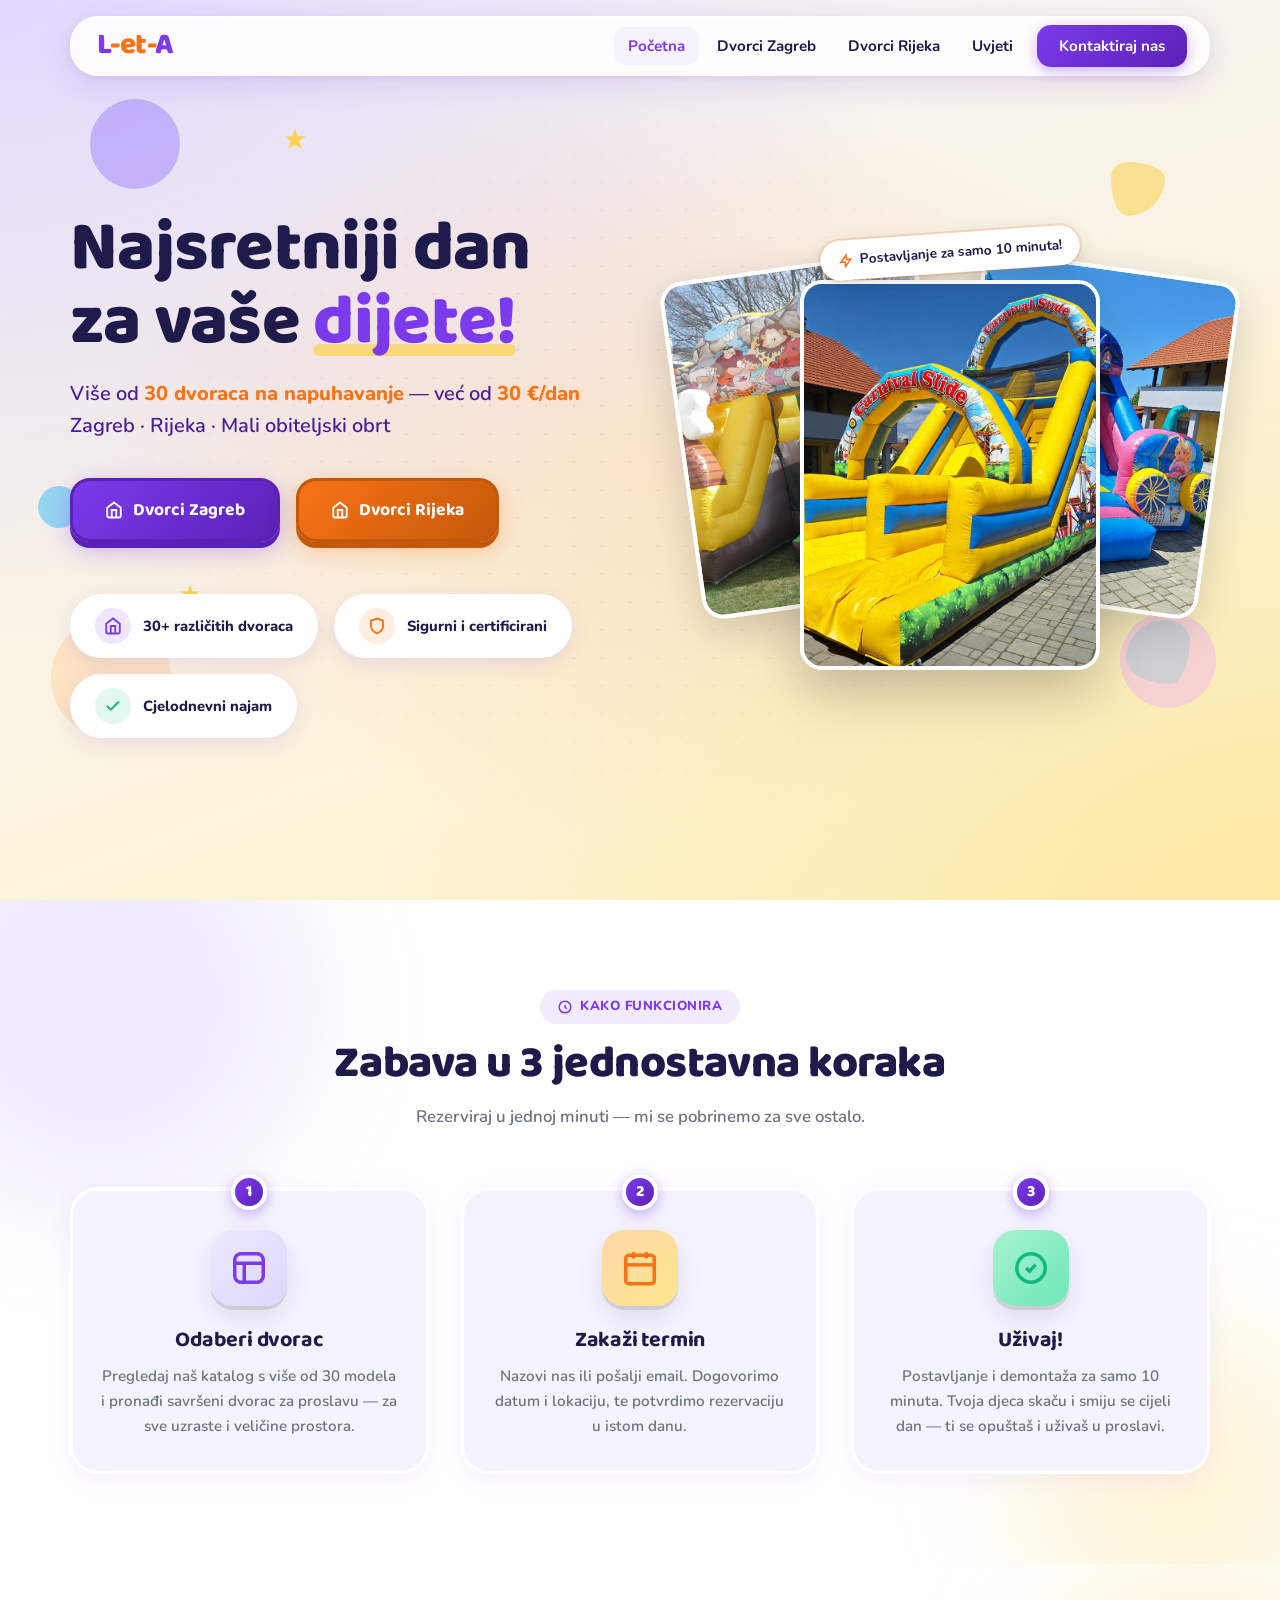
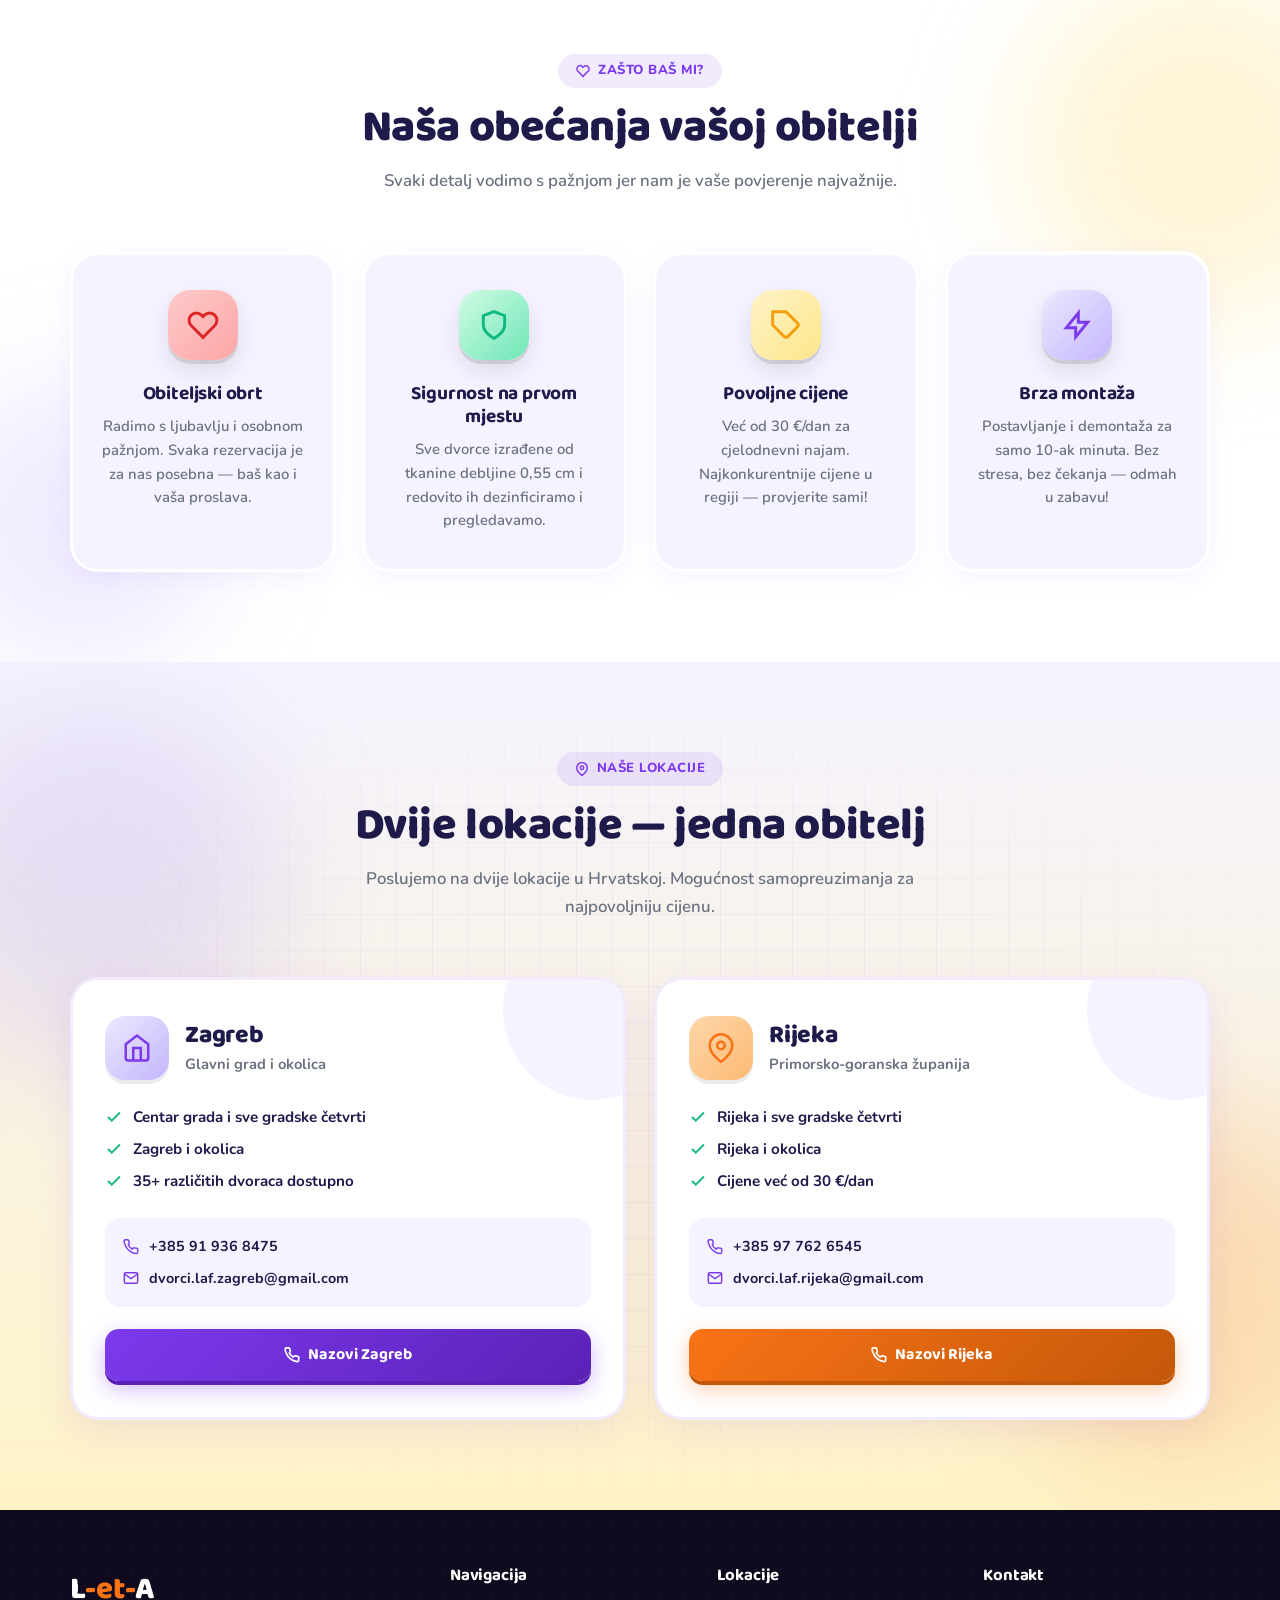
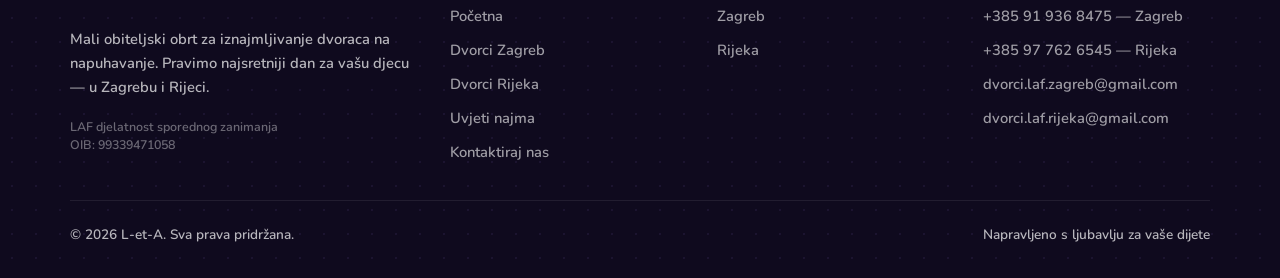
<file: index.html>
<!DOCTYPE html>
<html lang="hr">
<head>
  <meta charset="UTF-8" />
  <meta name="viewport" content="width=device-width, initial-scale=1.0, viewport-fit=cover" />
  <meta name="theme-color" content="#7C3AED" />
  <title>L-et-A — Dvorci na napuhavanje | Zagreb · Rijeka</title>
  <meta name="description" content="Nudimo vam veliki izbor napuhanaca/dvoraca na napuhavanje. Sigurni smo kako ćete pronaći idealan izbor za cjelodnevnu zabavu vašeg djeteta." />
  <meta name="keywords" content="napuhanac, dvorac, napuhanci, dvorci, napuhavanje, napuhanac Zagreb, napuhanci Zagreb, napuhanac Rijeka, napuhanci Rijeka, zabava, rođendan, rođendani, priredba, djeca, najam, iznajmljivanje" />
  <link rel="preconnect" href="https://fonts.googleapis.com" />
  <link rel="preconnect" href="https://fonts.gstatic.com" crossorigin />
  <link href="https://fonts.googleapis.com/css2?family=Baloo+2:wght@500;600;700;800&family=Nunito:wght@400;500;600;700;800&display=swap&subset=latin-ext" rel="stylesheet" />
  <link rel="stylesheet" href="css/style.css" />
</head>
<body>

  <nav class="navbar" id="navbar" aria-label="Glavna navigacija">
    <a href="index.html" class="nav-logo">L<span>-et-</span>A</a>
    <ul class="nav-links" id="navLinks">
      <li><a href="index.html" class="active">Početna</a></li>
      <li><a href="katalog.html#zagreb">Dvorci Zagreb</a></li>
      <li><a href="katalog.html#rijeka">Dvorci Rijeka</a></li>
      <li><a href="uvjeti.html">Uvjeti</a></li>
      <li><a href="kontakt.html" class="btn-nav">Kontaktiraj nas</a></li>
    </ul>
    <button class="hamburger" id="hamburger" aria-label="Otvori izbornik" aria-expanded="false" aria-controls="navLinks">
      <span></span><span></span><span></span>
    </button>
  </nav>

  <section class="hero" id="pocetna">
    <div class="shape shape-1"></div>
    <div class="shape shape-2"></div>
    <div class="shape shape-3"></div>
    <div class="shape shape-4"></div>
    <div class="shape shape-5"></div>
    <div class="shape shape-6"></div>
    <div class="star" style="top:14%;left:22%;animation-delay:0.3s">
      <svg width="26" height="26" viewBox="0 0 24 24"><path d="M12 2l2.4 7.4H22l-6.2 4.5 2.4 7.4L12 17 5.8 21.3l2.4-7.4L2 9.4h7.6z"/></svg>
    </div>
    <div class="star" style="top:28%;right:19%;animation-delay:1.2s">
      <svg width="18" height="18" viewBox="0 0 24 24"><path d="M12 2l2.4 7.4H22l-6.2 4.5 2.4 7.4L12 17 5.8 21.3l2.4-7.4L2 9.4h7.6z"/></svg>
    </div>
    <div class="star" style="bottom:32%;left:14%;animation-delay:0.8s">
      <svg width="22" height="22" viewBox="0 0 24 24"><path d="M12 2l2.4 7.4H22l-6.2 4.5 2.4 7.4L12 17 5.8 21.3l2.4-7.4L2 9.4h7.6z"/></svg>
    </div>
    <div class="star" style="top:60%;right:24%;animation-delay:1.7s">
      <svg width="16" height="16" viewBox="0 0 24 24"><path d="M12 2l2.4 7.4H22l-6.2 4.5 2.4 7.4L12 17 5.8 21.3l2.4-7.4L2 9.4h7.6z"/></svg>
    </div>

    <div class="hero-layout">

      <div class="hero-content fade-up">
        <h1>Najsretniji dan<br>za vaše <span class="accent">dijete!</span></h1>
        <p>Više od <strong>30 dvoraca na napuhavanje</strong> — već od <strong>30 €/dan</strong><br>Zagreb · Rijeka · Mali obiteljski obrt</p>
        <div class="hero-btns">
          <a href="katalog.html#zagreb" class="btn-primary">
            <svg width="18" height="18" viewBox="0 0 24 24" fill="none" stroke="currentColor" stroke-width="2.5"><path d="M3 9l9-7 9 7v11a2 2 0 0 1-2 2H5a2 2 0 0 1-2-2z"/><polyline points="9 22 9 12 15 12 15 22"/></svg>
            Dvorci Zagreb
          </a>
          <a href="katalog.html#rijeka" class="btn-secondary">
            <svg width="18" height="18" viewBox="0 0 24 24" fill="none" stroke="currentColor" stroke-width="2.5"><path d="M3 9l9-7 9 7v11a2 2 0 0 1-2 2H5a2 2 0 0 1-2-2z"/><polyline points="9 22 9 12 15 12 15 22"/></svg>
            Dvorci Rijeka
          </a>
        </div>
        <div class="hero-stats">
          <div class="stat-pill">
            <div class="stat-icon" style="background:rgba(124,58,237,0.12)">
              <svg width="18" height="18" viewBox="0 0 24 24" fill="none" stroke="#7C3AED" stroke-width="2.5"><path d="M3 9l9-7 9 7v11a2 2 0 0 1-2 2H5a2 2 0 0 1-2-2z"/><polyline points="9 22 9 12 15 12 15 22"/></svg>
            </div>
            30+ različitih dvoraca
          </div>
          <div class="stat-pill">
            <div class="stat-icon" style="background:rgba(249,115,22,0.12)">
              <svg width="18" height="18" viewBox="0 0 24 24" fill="none" stroke="#F97316" stroke-width="2.5"><path d="M12 22s8-4 8-10V5l-8-3-8 3v7c0 6 8 10 8 10z"/></svg>
            </div>
            Sigurni i certificirani
          </div>
          <div class="stat-pill">
            <div class="stat-icon" style="background:rgba(16,185,129,0.12)">
              <svg width="18" height="18" viewBox="0 0 24 24" fill="none" stroke="#10B981" stroke-width="2.5"><polyline points="20 6 9 17 4 12"/></svg>
            </div>
            Cjelodnevni najam
          </div>
        </div>
      </div>

      <div class="hero-imgs fade-up" style="transition-delay:0.15s">
        <div class="hero-img-stack">
          <img src="images/hero/hero3.jpg" class="hero-img hero-img-left" alt="Dvorac na napuhavanje" loading="eager" style="transform:rotate(-8deg) scaleX(-1)" />
          <img src="images/hero/hero1.jpg" class="hero-img hero-img-center" alt="Dvorac na napuhavanje" loading="eager" />
          <img src="images/hero/hero2.jpg" class="hero-img hero-img-right" alt="Dvorac na napuhavanje" loading="eager" />
          <div class="hero-img-badge">
            <svg viewBox="0 0 24 24" fill="none" stroke="currentColor" stroke-width="2.5"><path d="M13 10V3L4 14h7v7l9-11h-7z"/></svg>
            Postavljanje za samo 10 minuta!
          </div>
        </div>
      </div>

    </div>
  </section>

  <section class="hiw" id="kako">
    <div class="blob blob-1"></div>
    <div class="blob blob-2"></div>
    <div class="section-inner">
      <div class="section-header fade-up">
        <div class="section-tag">
          <svg width="14" height="14" viewBox="0 0 24 24" fill="none" stroke="currentColor" stroke-width="2.5"><circle cx="12" cy="12" r="10"/><path d="M12 8v4l3 3"/></svg>
          Kako funkcionira
        </div>
        <h2 class="section-title">Zabava u 3 jednostavna koraka</h2>
        <p class="section-sub">Rezerviraj u jednoj minuti — mi se pobrinemo za sve ostalo.</p>
      </div>
      <div class="hiw-grid">
        <div class="hiw-card fade-up" style="transition-delay:0.05s">
          <div class="hiw-step-num">1</div>
          <div class="hiw-icon" style="background:linear-gradient(135deg,#EDE9FE,#DDD6FE)">
            <svg viewBox="0 0 24 24" fill="none" stroke="#7C3AED" stroke-width="2.2"><rect x="3" y="3" width="18" height="18" rx="4"/><path d="M3 9h18M9 21V9"/></svg>
          </div>
          <h3>Odaberi dvorac</h3>
          <p>Pregledaj naš katalog s više od 30 modela i pronađi savršeni dvorac za proslavu — za sve uzraste i veličine prostora.</p>
        </div>
        <div class="hiw-card fade-up" style="transition-delay:0.15s">
          <div class="hiw-step-num">2</div>
          <div class="hiw-icon" style="background:linear-gradient(135deg,#FED7AA,#FDE68A)">
            <svg viewBox="0 0 24 24" fill="none" stroke="#F97316" stroke-width="2.2"><rect x="3" y="4" width="18" height="18" rx="2"/><line x1="16" y1="2" x2="16" y2="6"/><line x1="8" y1="2" x2="8" y2="6"/><line x1="3" y1="10" x2="21" y2="10"/></svg>
          </div>
          <h3>Zakaži termin</h3>
          <p>Nazovi nas ili pošalji email. Dogovorimo datum i lokaciju, te potvrdimo rezervaciju u istom danu.</p>
        </div>
        <div class="hiw-card fade-up" style="transition-delay:0.25s">
          <div class="hiw-step-num">3</div>
          <div class="hiw-icon" style="background:linear-gradient(135deg,#A7F3D0,#6EE7B7)">
            <svg viewBox="0 0 24 24" fill="none" stroke="#10B981" stroke-width="2.2"><path d="M9 12l2 2 4-4m6 2a9 9 0 11-18 0 9 9 0 0118 0z"/></svg>
          </div>
          <h3>Uživaj!</h3>
          <p>Postavljanje i demontaža za samo 10 minuta. Tvoja djeca skaču i smiju se cijeli dan — ti se opuštaš i uživaš u proslavi.</p>
        </div>
      </div>
    </div>
  </section>

  <section class="why">
    <div class="blob blob-1"></div>
    <div class="blob blob-2"></div>
    <div class="section-inner">
      <div class="section-header fade-up">
        <div class="section-tag">
          <svg width="14" height="14" viewBox="0 0 24 24" fill="none" stroke="currentColor" stroke-width="2.5"><path d="M20.84 4.61a5.5 5.5 0 0 0-7.78 0L12 5.67l-1.06-1.06a5.5 5.5 0 0 0-7.78 7.78l1.06 1.06L12 21.23l7.78-7.78 1.06-1.06a5.5 5.5 0 0 0 0-7.78z"/></svg>
          Zašto baš mi?
        </div>
        <h2 class="section-title">Naša obećanja vašoj obitelji</h2>
        <p class="section-sub">Svaki detalj vodimo s pažnjom jer nam je vaše povjerenje najvažnije.</p>
      </div>
      <div class="why-grid">
        <div class="why-card fade-up" style="transition-delay:0.05s">
          <div class="why-icon" style="background:linear-gradient(135deg,#FECACA,#FCA5A5)">
            <svg viewBox="0 0 24 24" fill="none" stroke="#DC2626" stroke-width="2.2"><path d="M20.84 4.61a5.5 5.5 0 0 0-7.78 0L12 5.67l-1.06-1.06a5.5 5.5 0 0 0-7.78 7.78l1.06 1.06L12 21.23l7.78-7.78 1.06-1.06a5.5 5.5 0 0 0 0-7.78z"/></svg>
          </div>
          <h3>Obiteljski obrt</h3>
          <p>Radimo s ljubavlju i osobnom pažnjom. Svaka rezervacija je za nas posebna — baš kao i vaša proslava.</p>
        </div>
        <div class="why-card fade-up" style="transition-delay:0.12s">
          <div class="why-icon" style="background:linear-gradient(135deg,#D1FAE5,#6EE7B7)">
            <svg viewBox="0 0 24 24" fill="none" stroke="#10B981" stroke-width="2.2"><path d="M12 22s8-4 8-10V5l-8-3-8 3v7c0 6 8 10 8 10z"/></svg>
          </div>
          <h3>Sigurnost na prvom mjestu</h3>
          <p>Sve dvorce izrađene od tkanine debljine 0,55 cm i redovito ih dezinficiramo i pregledavamo.</p>
        </div>
        <div class="why-card fade-up" style="transition-delay:0.19s">
          <div class="why-icon" style="background:linear-gradient(135deg,#FEF3C7,#FDE68A)">
            <svg viewBox="0 0 24 24" fill="none" stroke="#F59E0B" stroke-width="2.2"><path d="M20.59 13.41l-7.17 7.17a2 2 0 0 1-2.83 0L2 12V2h10l8.59 8.59a2 2 0 0 1 0 2.82z"/><line x1="7" y1="7" x2="7.01" y2="7"/></svg>
          </div>
          <h3>Povoljne cijene</h3>
          <p>Već od 30 €/dan za cjelodnevni najam. Najkonkurentnije cijene u regiji — provjerite sami!</p>
        </div>
        <div class="why-card fade-up" style="transition-delay:0.26s">
          <div class="why-icon" style="background:linear-gradient(135deg,#EDE9FE,#C4B5FD)">
            <svg viewBox="0 0 24 24" fill="none" stroke="#7C3AED" stroke-width="2.2"><path d="M13 10V3L4 14h7v7l9-11h-7z"/></svg>
          </div>
          <h3>Brza montaža</h3>
          <p>Postavljanje i demontaža za samo 10-ak minuta. Bez stresa, bez čekanja — odmah u zabavu!</p>
        </div>
      </div>
    </div>
  </section>

  <section class="areas" id="lokacije">
    <div class="blob blob-1"></div>
    <div class="blob blob-2"></div>
    <div class="section-inner">
      <div class="section-header fade-up">
        <div class="section-tag">
          <svg width="14" height="14" viewBox="0 0 24 24" fill="none" stroke="currentColor" stroke-width="2.5"><path d="M21 10c0 7-9 13-9 13s-9-6-9-13a9 9 0 0 1 18 0z"/><circle cx="12" cy="10" r="3"/></svg>
          Naše lokacije
        </div>
        <h2 class="section-title">Dvije lokacije — jedna obitelj</h2>
        <p class="section-sub">Poslujemo na dvije lokacije u Hrvatskoj. Mogućnost samopreuzimanja za najpovoljniju cijenu.</p>
      </div>
      <div class="areas-grid">

        <div class="area-card fade-up" id="lokacija-zagreb" style="transition-delay:0.05s">
          <div class="area-card-header">
            <div class="area-icon" style="background:linear-gradient(135deg,#EDE9FE,#C4B5FD)">
              <svg viewBox="0 0 24 24" fill="none" stroke="#7C3AED" stroke-width="2"><path d="M3 9l9-7 9 7v11a2 2 0 0 1-2 2H5a2 2 0 0 1-2-2z"/><polyline points="9 22 9 12 15 12 15 22"/></svg>
            </div>
            <div>
              <h3>Zagreb</h3>
              <p class="area-sub">Glavni grad i okolica</p>
            </div>
          </div>
          <ul class="area-list">
            <li><svg viewBox="0 0 24 24" fill="none" stroke="currentColor" stroke-width="2.5"><polyline points="20 6 9 17 4 12"/></svg>Centar grada i sve gradske četvrti</li>
            <li><svg viewBox="0 0 24 24" fill="none" stroke="currentColor" stroke-width="2.5"><polyline points="20 6 9 17 4 12"/></svg>Zagreb i okolica</li>
            <li><svg viewBox="0 0 24 24" fill="none" stroke="currentColor" stroke-width="2.5"><polyline points="20 6 9 17 4 12"/></svg>35+ različitih dvoraca dostupno</li>
          </ul>
          <div class="area-contact">
            <div class="area-contact-row">
              <svg viewBox="0 0 24 24" fill="none" stroke="currentColor" stroke-width="2.2"><path d="M22 16.92v3a2 2 0 0 1-2.18 2 19.79 19.79 0 0 1-8.63-3.07A19.5 19.5 0 0 1 4.69 12 19.79 19.79 0 0 1 1.61 3.41 2 2 0 0 1 3.6 1.21h3a2 2 0 0 1 2 1.72 12.84 12.84 0 0 0 .7 2.81 2 2 0 0 1-.45 2.11L7.91 9a16 16 0 0 0 6 6l1.27-1.27a2 2 0 0 1 2.11-.45 12.84 12.84 0 0 0 2.81.7A2 2 0 0 1 22 16.92z"/></svg>
              <a href="tel:+385919368475">+385 91 936 8475</a>
            </div>
            <div class="area-contact-row">
              <svg viewBox="0 0 24 24" fill="none" stroke="currentColor" stroke-width="2.2"><path d="M4 4h16c1.1 0 2 .9 2 2v12c0 1.1-.9 2-2 2H4c-1.1 0-2-.9-2-2V6c0-1.1.9-2 2-2z"/><polyline points="22,6 12,13 2,6"/></svg>
              <a href="mailto:dvorci.laf.zagreb@gmail.com">dvorci.laf.zagreb@gmail.com</a>
            </div>
          </div>
          <a href="tel:+385919368475" class="btn-area btn-area-purple">
            <svg width="16" height="16" viewBox="0 0 24 24" fill="none" stroke="currentColor" stroke-width="2.5"><path d="M22 16.92v3a2 2 0 0 1-2.18 2 19.79 19.79 0 0 1-8.63-3.07A19.5 19.5 0 0 1 4.69 12 19.79 19.79 0 0 1 1.61 3.41 2 2 0 0 1 3.6 1.21h3a2 2 0 0 1 2 1.72 12.84 12.84 0 0 0 .7 2.81 2 2 0 0 1-.45 2.11L7.91 9a16 16 0 0 0 6 6l1.27-1.27a2 2 0 0 1 2.11-.45 12.84 12.84 0 0 0 2.81.7A2 2 0 0 1 22 16.92z"/></svg>
            Nazovi Zagreb
          </a>
        </div>

        <div class="area-card fade-up" id="lokacija-rijeka" style="transition-delay:0.15s">
          <div class="area-card-header">
            <div class="area-icon" style="background:linear-gradient(135deg,#FED7AA,#FDBA74)">
              <svg viewBox="0 0 24 24" fill="none" stroke="#F97316" stroke-width="2"><path d="M21 10c0 7-9 13-9 13s-9-6-9-13a9 9 0 0 1 18 0z"/><circle cx="12" cy="10" r="3"/></svg>
            </div>
            <div>
              <h3>Rijeka</h3>
              <p class="area-sub">Primorsko-goranska županija</p>
            </div>
          </div>
          <ul class="area-list">
            <li><svg viewBox="0 0 24 24" fill="none" stroke="currentColor" stroke-width="2.5"><polyline points="20 6 9 17 4 12"/></svg>Rijeka i sve gradske četvrti</li>
            <li><svg viewBox="0 0 24 24" fill="none" stroke="currentColor" stroke-width="2.5"><polyline points="20 6 9 17 4 12"/></svg>Rijeka i okolica</li>
            <li><svg viewBox="0 0 24 24" fill="none" stroke="currentColor" stroke-width="2.5"><polyline points="20 6 9 17 4 12"/></svg>Cijene već od 30 €/dan</li>
          </ul>
          <div class="area-contact">
            <div class="area-contact-row">
              <svg viewBox="0 0 24 24" fill="none" stroke="currentColor" stroke-width="2.2"><path d="M22 16.92v3a2 2 0 0 1-2.18 2 19.79 19.79 0 0 1-8.63-3.07A19.5 19.5 0 0 1 4.69 12 19.79 19.79 0 0 1 1.61 3.41 2 2 0 0 1 3.6 1.21h3a2 2 0 0 1 2 1.72 12.84 12.84 0 0 0 .7 2.81 2 2 0 0 1-.45 2.11L7.91 9a16 16 0 0 0 6 6l1.27-1.27a2 2 0 0 1 2.11-.45 12.84 12.84 0 0 0 2.81.7A2 2 0 0 1 22 16.92z"/></svg>
              <a href="tel:+385977626545">+385 97 762 6545</a>
            </div>
            <div class="area-contact-row">
              <svg viewBox="0 0 24 24" fill="none" stroke="currentColor" stroke-width="2.2"><path d="M4 4h16c1.1 0 2 .9 2 2v12c0 1.1-.9 2-2 2H4c-1.1 0-2-.9-2-2V6c0-1.1.9-2 2-2z"/><polyline points="22,6 12,13 2,6"/></svg>
              <a href="mailto:dvorci.laf.rijeka@gmail.com">dvorci.laf.rijeka@gmail.com</a>
            </div>
          </div>
          <a href="tel:+385977626545" class="btn-area btn-area-orange">
            <svg width="16" height="16" viewBox="0 0 24 24" fill="none" stroke="currentColor" stroke-width="2.5"><path d="M22 16.92v3a2 2 0 0 1-2.18 2 19.79 19.79 0 0 1-8.63-3.07A19.5 19.5 0 0 1 4.69 12 19.79 19.79 0 0 1 1.61 3.41 2 2 0 0 1 3.6 1.21h3a2 2 0 0 1 2 1.72 12.84 12.84 0 0 0 .7 2.81 2 2 0 0 1-.45 2.11L7.91 9a16 16 0 0 0 6 6l1.27-1.27a2 2 0 0 1 2.11-.45 12.84 12.84 0 0 0 2.81.7A2 2 0 0 1 22 16.92z"/></svg>
            Nazovi Rijeka
          </a>
        </div>

      </div>
    </div>
  </section>

  <footer class="footer" id="footer">
    <div class="footer-inner">
      <div>
        <a href="index.html" class="footer-logo">L<span>-et-</span>A</a>
        <p class="footer-desc">Mali obiteljski obrt za iznajmljivanje dvoraca na napuhavanje. Pravimo najsretniji dan za vašu djecu — u Zagrebu i Rijeci.</p>
        <p class="footer-business">LAF djelatnost sporednog zanimanja<br>OIB: 99339471058</p>
      </div>
      <div class="footer-col">
        <h4>Navigacija</h4>
        <ul class="footer-links">
          <li><a href="index.html">Početna</a></li>
          <li><a href="katalog.html#zagreb">Dvorci Zagreb</a></li>
          <li><a href="katalog.html#rijeka">Dvorci Rijeka</a></li>
          <li><a href="uvjeti.html">Uvjeti najma</a></li>
          <li><a href="kontakt.html">Kontaktiraj nas</a></li>
        </ul>
      </div>
      <div class="footer-col">
        <h4>Lokacije</h4>
        <ul class="footer-links">
          <li><a href="kontakt.html#zagreb">Zagreb</a></li>
          <li><a href="kontakt.html#rijeka">Rijeka</a></li>
        </ul>
      </div>
      <div class="footer-col">
        <h4>Kontakt</h4>
        <ul class="footer-links">
          <li><a href="tel:+385919368475">+385 91 936 8475 — Zagreb</a></li>
          <li><a href="tel:+385977626545">+385 97 762 6545 — Rijeka</a></li>
          <li><a href="mailto:dvorci.laf.zagreb@gmail.com">dvorci.laf.zagreb@gmail.com</a></li>
          <li><a href="mailto:dvorci.laf.rijeka@gmail.com">dvorci.laf.rijeka@gmail.com</a></li>
        </ul>
      </div>
    </div>
    <hr class="footer-divider" />
    <div class="footer-bottom">
      <span>© <span id="year"></span> L-et-A. Sva prava pridržana.</span>
      <span>Napravljeno s ljubavlju za vaše dijete</span>
    </div>
  </footer>

  <script src="js/script.js"></script>
  <script>document.getElementById('year').textContent = new Date().getFullYear();</script>
</body>
</html>
</file>
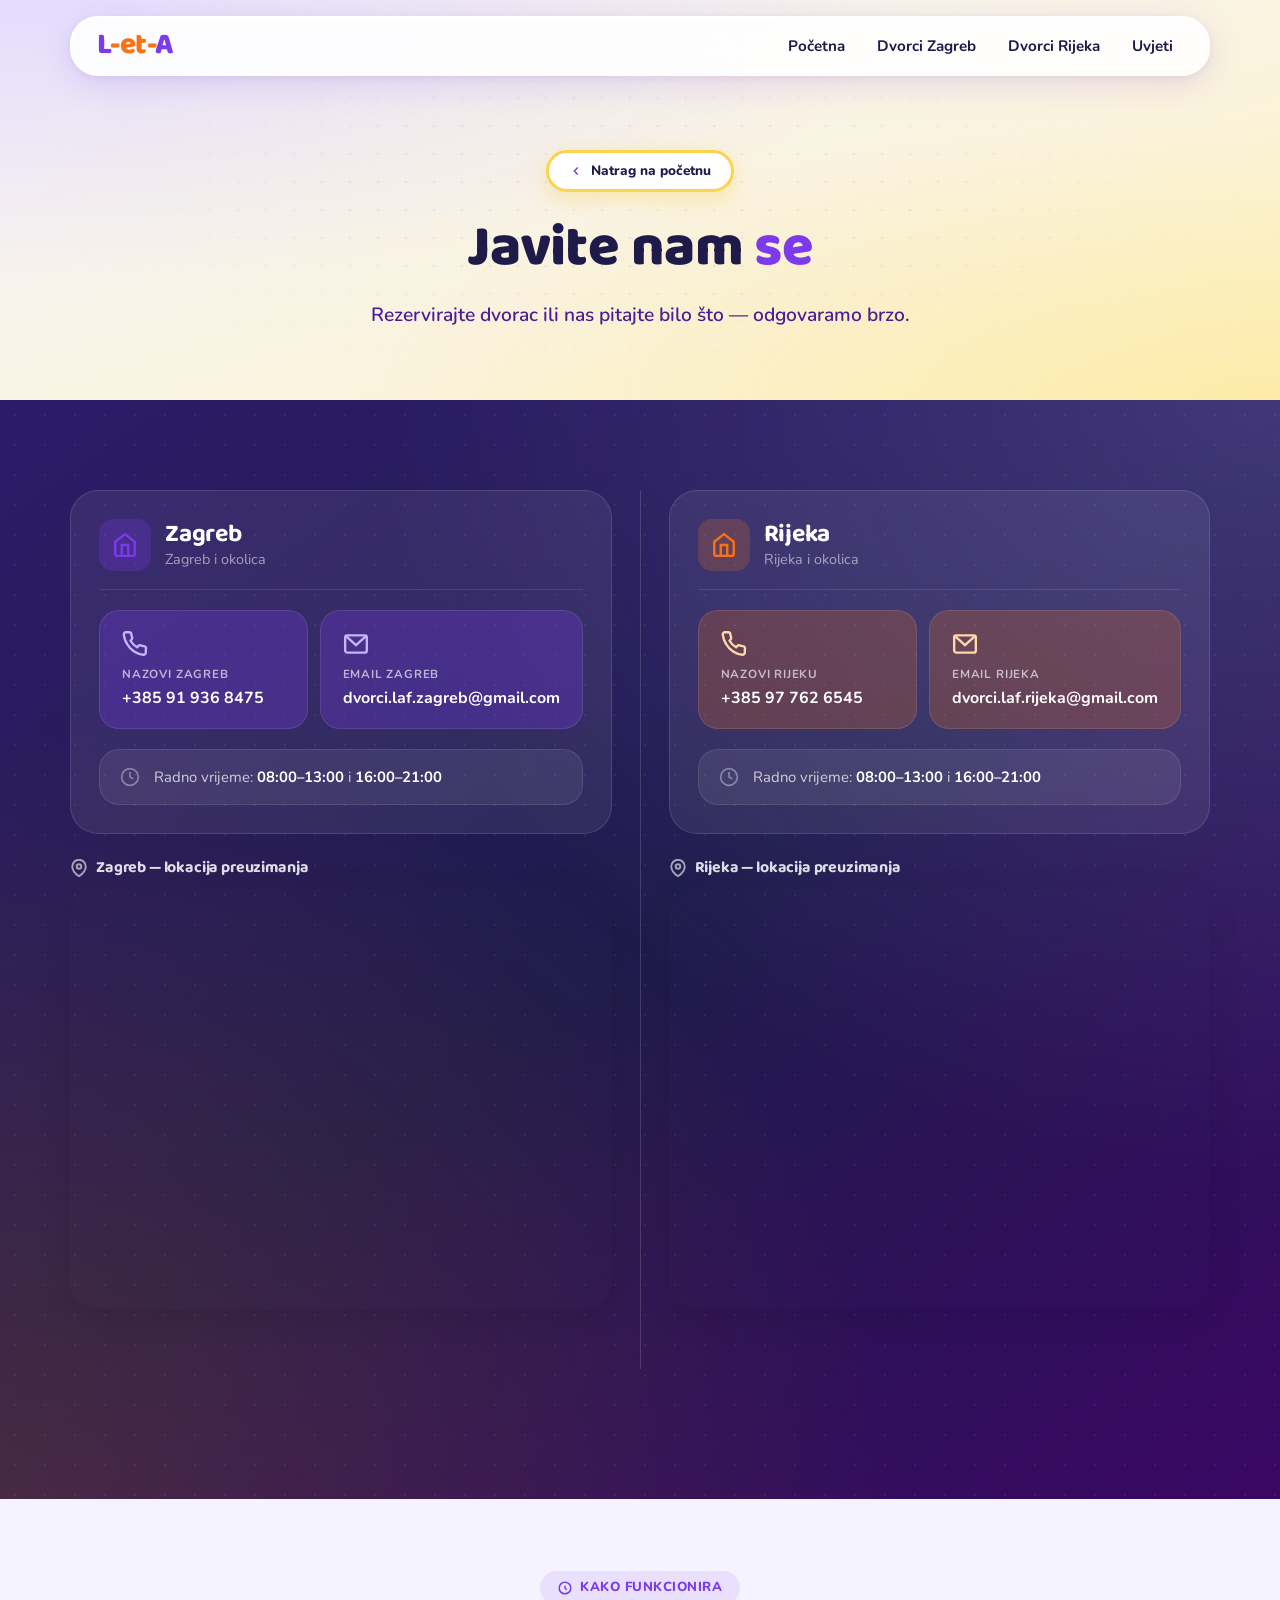
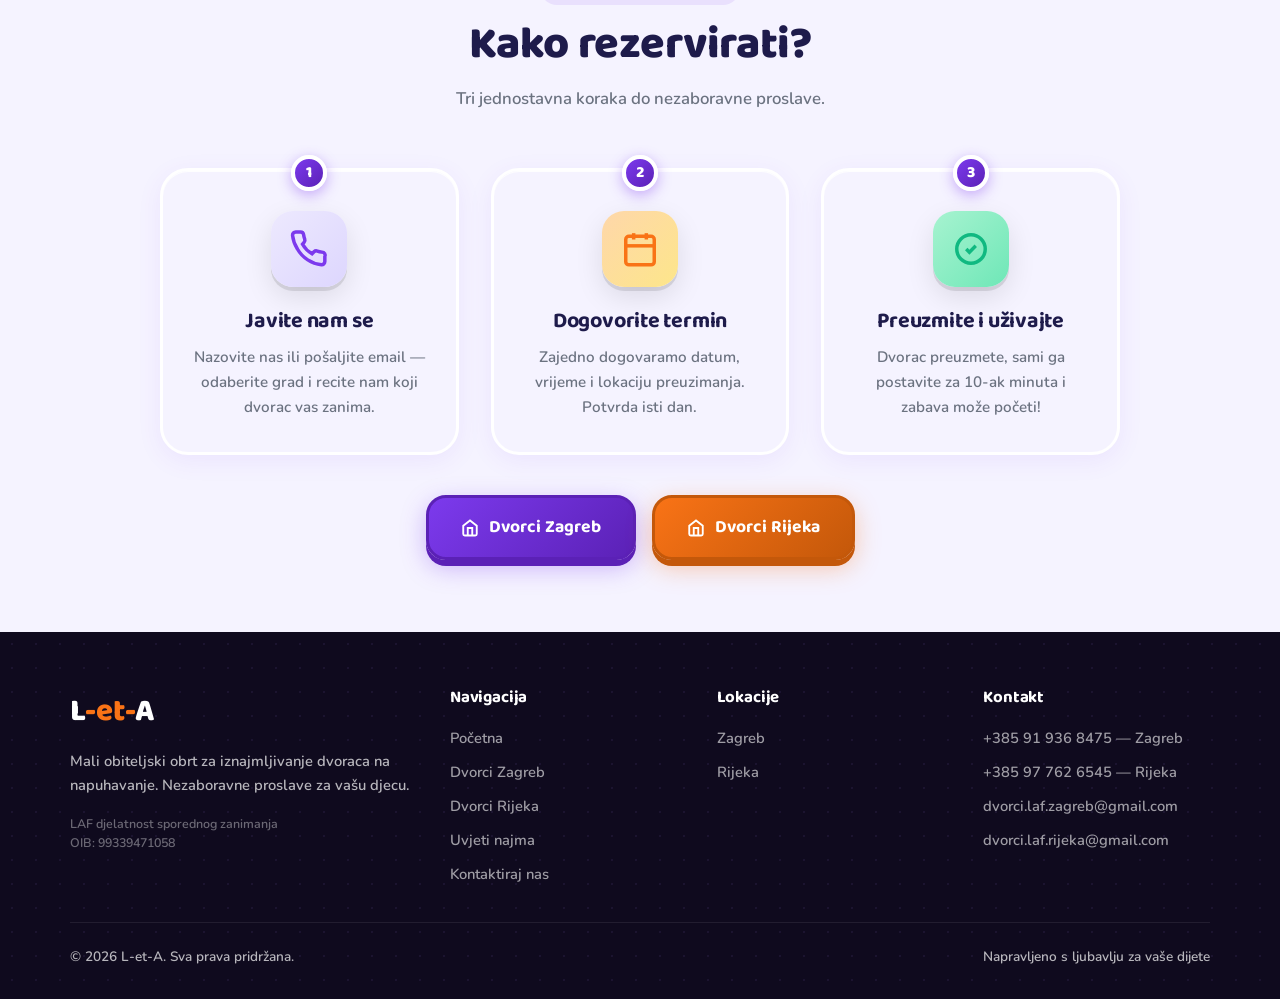
<file: kontakt.html>
<!DOCTYPE html>
<html lang="hr">
<head>
<meta charset="UTF-8" />
<meta name="viewport" content="width=device-width, initial-scale=1.0" />
<title>Kontakt — L-et-A dvorci na napuhavanje</title>
<meta name="description" content="Kontaktirajte L-et-A za rezervaciju dvoraca na napuhavanje u Zagrebu ili Rijeci. Nazovite nas ili pošaljite email — odgovaramo brzo." />
<meta name="keywords" content="kontakt napuhanci, rezervacija dvorac napuhavanje, telefon napuhanci Zagreb, napuhanci Rijeka kontakt, najam dvoraca" />
<link rel="preconnect" href="https://fonts.googleapis.com">
<link rel="preconnect" href="https://fonts.gstatic.com" crossorigin>
<link href="https://fonts.googleapis.com/css2?family=Baloo+2:wght@500;600;700;800&family=Nunito:wght@400;500;600;700;800&display=swap&subset=latin-ext" rel="stylesheet">
<link rel="stylesheet" href="css/style.css" />
</head>
<body>

<nav class="navbar" id="navbar" aria-label="Glavna navigacija">
  <a href="index.html" class="nav-logo">L<span>-et-</span>A</a>
  <ul class="nav-links" id="navLinks">
    <li><a href="index.html">Početna</a></li>
    <li><a href="katalog.html#zagreb">Dvorci Zagreb</a></li>
    <li><a href="katalog.html#rijeka">Dvorci Rijeka</a></li>
    <li><a href="uvjeti.html">Uvjeti</a></li>
    <li><a href="kontakt.html" class="active btn-nav">Kontaktiraj nas</a></li>
  </ul>
  <button class="hamburger" id="hamburger" aria-label="Otvori izbornik" aria-expanded="false" aria-controls="navLinks">
    <span></span><span></span><span></span>
  </button>
</nav>

<header class="page-header">
  <div class="page-header-inner">
    <a href="index.html" class="breadcrumb">
      <svg viewBox="0 0 24 24" fill="none" stroke="currentColor" stroke-width="2.5"><polyline points="15 18 9 12 15 6"/></svg>
      Natrag na početnu
    </a>
    <h1>Javite nam <span class="accent">se</span></h1>
    <p>Rezervirajte dvorac ili nas pitajte bilo što — odgovaramo brzo.</p>
  </div>
</header>

<section class="contact">
  <div class="section-inner">

    <div class="city-sections-wrapper fade-up">

      <div class="city-section" id="cityZagreb">
        <div class="city-contact-panel">
          <div class="city-panel-header city-panel-zagreb">
            <div class="city-panel-icon">
              <svg viewBox="0 0 24 24" fill="none" stroke="#7C3AED" stroke-width="2.2" width="26" height="26"><path d="M3 9l9-7 9 7v11a2 2 0 0 1-2 2H5a2 2 0 0 1-2-2z"/><polyline points="9 22 9 12 15 12 15 22"/></svg>
            </div>
            <div>
              <h2>Zagreb</h2>
              <p>Zagreb i okolica</p>
            </div>
          </div>
          <div class="contact-action-grid">
            <a href="tel:+385919368475" class="contact-action-card contact-action-purple">
              <svg viewBox="0 0 24 24" fill="none" stroke="currentColor" stroke-width="2.2"><path d="M22 16.92v3a2 2 0 0 1-2.18 2 19.79 19.79 0 0 1-8.63-3.07A19.5 19.5 0 0 1 4.69 12 19.79 19.79 0 0 1 1.61 3.41 2 2 0 0 1 3.6 1.21h3a2 2 0 0 1 2 1.72 12.84 12.84 0 0 0 .7 2.81 2 2 0 0 1-.45 2.11L7.91 9a16 16 0 0 0 6 6l1.27-1.27a2 2 0 0 1 2.11-.45 12.84 12.84 0 0 0 2.81.7A2 2 0 0 1 22 16.92z"/></svg>
              <span class="cac-label">Nazovi Zagreb</span>
              <span class="cac-value">+385 91 936 8475</span>
            </a>
            <a href="mailto:dvorci.laf.zagreb@gmail.com" class="contact-action-card contact-action-purple">
              <svg viewBox="0 0 24 24" fill="none" stroke="currentColor" stroke-width="2.2"><rect x="2" y="4" width="20" height="16" rx="2"/><polyline points="2,4 12,13 22,4"/></svg>
              <span class="cac-label">Email Zagreb</span>
              <span class="cac-value">dvorci.laf.zagreb@gmail.com</span>
            </a>
          </div>
          <div class="contact-action-hours">
            <svg viewBox="0 0 24 24" fill="none" stroke="currentColor" stroke-width="2"><circle cx="12" cy="12" r="10"/><path d="M12 6v6l4 2"/></svg>
            <span>Radno vrijeme: <strong style="color:#fff">08:00–13:00</strong> i <strong style="color:#fff">16:00–21:00</strong></span>
          </div>
        </div>
        <div class="city-map-block">
          <h3 class="contact-map-title">
            <svg viewBox="0 0 24 24" fill="none" stroke="currentColor" stroke-width="2.5" width="18" height="18"><path d="M21 10c0 7-9 13-9 13s-9-6-9-13a9 9 0 0 1 18 0z"/><circle cx="12" cy="10" r="3"/></svg>
            Zagreb — lokacija preuzimanja
          </h3>
          <iframe class="map-embed" src="https://maps.google.com/maps?q=Ul.+Kate+Mlinar%C4%87+2,+10000+Zagreb,+Hrvatska&output=embed&z=16" loading="lazy" allowfullscreen referrerpolicy="no-referrer-when-downgrade" title="Zagreb — lokacija preuzimanja"></iframe>
        </div>
      </div>

      <div class="city-divider" id="cityDivider"></div>

      <div class="city-section" id="cityRijeka">
        <div class="city-contact-panel">
          <div class="city-panel-header city-panel-rijeka">
            <div class="city-panel-icon">
              <svg viewBox="0 0 24 24" fill="none" stroke="#F97316" stroke-width="2.2" width="26" height="26"><path d="M3 9l9-7 9 7v11a2 2 0 0 1-2 2H5a2 2 0 0 1-2-2z"/><polyline points="9 22 9 12 15 12 15 22"/></svg>
            </div>
            <div>
              <h2>Rijeka</h2>
              <p>Rijeka i okolica</p>
            </div>
          </div>
          <div class="contact-action-grid">
            <a href="tel:+385977626545" class="contact-action-card contact-action-orange">
              <svg viewBox="0 0 24 24" fill="none" stroke="currentColor" stroke-width="2.2"><path d="M22 16.92v3a2 2 0 0 1-2.18 2 19.79 19.79 0 0 1-8.63-3.07A19.5 19.5 0 0 1 4.69 12 19.79 19.79 0 0 1 1.61 3.41 2 2 0 0 1 3.6 1.21h3a2 2 0 0 1 2 1.72 12.84 12.84 0 0 0 .7 2.81 2 2 0 0 1-.45 2.11L7.91 9a16 16 0 0 0 6 6l1.27-1.27a2 2 0 0 1 2.11-.45 12.84 12.84 0 0 0 2.81.7A2 2 0 0 1 22 16.92z"/></svg>
              <span class="cac-label">Nazovi Rijeku</span>
              <span class="cac-value">+385 97 762 6545</span>
            </a>
            <a href="mailto:dvorci.laf.rijeka@gmail.com" class="contact-action-card contact-action-orange">
              <svg viewBox="0 0 24 24" fill="none" stroke="currentColor" stroke-width="2.2"><rect x="2" y="4" width="20" height="16" rx="2"/><polyline points="2,4 12,13 22,4"/></svg>
              <span class="cac-label">Email Rijeka</span>
              <span class="cac-value">dvorci.laf.rijeka@gmail.com</span>
            </a>
          </div>
          <div class="contact-action-hours">
            <svg viewBox="0 0 24 24" fill="none" stroke="currentColor" stroke-width="2"><circle cx="12" cy="12" r="10"/><path d="M12 6v6l4 2"/></svg>
            <span>Radno vrijeme: <strong style="color:#fff">08:00–13:00</strong> i <strong style="color:#fff">16:00–21:00</strong></span>
          </div>
        </div>
        <div class="city-map-block">
          <h3 class="contact-map-title">
            <svg viewBox="0 0 24 24" fill="none" stroke="currentColor" stroke-width="2.5" width="18" height="18"><path d="M21 10c0 7-9 13-9 13s-9-6-9-13a9 9 0 0 1 18 0z"/><circle cx="12" cy="10" r="3"/></svg>
            Rijeka — lokacija preuzimanja
          </h3>
          <iframe class="map-embed" src="https://maps.google.com/maps?q=Korzo+1,+51000+Rijeka,+Hrvatska&output=embed&z=16" loading="lazy" allowfullscreen referrerpolicy="no-referrer-when-downgrade" title="Rijeka — lokacija preuzimanja"></iframe>
        </div>
      </div>

    </div>

  </div>
</section>

<section class="contact-how-section">
  <div class="section-inner">
    <div class="section-header fade-up">
      <div class="section-tag">
        <svg width="14" height="14" viewBox="0 0 24 24" fill="none" stroke="currentColor" stroke-width="2.5"><circle cx="12" cy="12" r="10"/><path d="M12 8v4l3 3"/></svg>
        Kako funkcionira
      </div>
      <h2 class="section-title">Kako rezervirati?</h2>
      <p class="section-sub">Tri jednostavna koraka do nezaboravne proslave.</p>
    </div>
    <div class="hiw-grid">
      <div class="hiw-card fade-up" style="transition-delay:0.05s">
        <div class="hiw-step-num">1</div>
        <div class="hiw-icon" style="background:linear-gradient(135deg,#EDE9FE,#DDD6FE)">
          <svg viewBox="0 0 24 24" fill="none" stroke="#7C3AED" stroke-width="2.2"><path d="M22 16.92v3a2 2 0 0 1-2.18 2 19.79 19.79 0 0 1-8.63-3.07A19.5 19.5 0 0 1 4.69 12 19.79 19.79 0 0 1 1.61 3.41 2 2 0 0 1 3.6 1.21h3a2 2 0 0 1 2 1.72 12.84 12.84 0 0 0 .7 2.81 2 2 0 0 1-.45 2.11L7.91 9a16 16 0 0 0 6 6l1.27-1.27a2 2 0 0 1 2.11-.45 12.84 12.84 0 0 0 2.81.7A2 2 0 0 1 22 16.92z"/></svg>
        </div>
        <h3>Javite nam se</h3>
        <p>Nazovite nas ili pošaljite email — odaberite grad i recite nam koji dvorac vas zanima.</p>
      </div>
      <div class="hiw-card fade-up" style="transition-delay:0.15s">
        <div class="hiw-step-num">2</div>
        <div class="hiw-icon" style="background:linear-gradient(135deg,#FED7AA,#FDE68A)">
          <svg viewBox="0 0 24 24" fill="none" stroke="#F97316" stroke-width="2.2"><rect x="3" y="4" width="18" height="18" rx="2"/><line x1="16" y1="2" x2="16" y2="6"/><line x1="8" y1="2" x2="8" y2="6"/><line x1="3" y1="10" x2="21" y2="10"/></svg>
        </div>
        <h3>Dogovorite termin</h3>
        <p>Zajedno dogovaramo datum, vrijeme i lokaciju preuzimanja. Potvrda isti dan.</p>
      </div>
      <div class="hiw-card fade-up" style="transition-delay:0.25s">
        <div class="hiw-step-num">3</div>
        <div class="hiw-icon" style="background:linear-gradient(135deg,#A7F3D0,#6EE7B7)">
          <svg viewBox="0 0 24 24" fill="none" stroke="#10B981" stroke-width="2.2"><path d="M9 12l2 2 4-4m6 2a9 9 0 11-18 0 9 9 0 0118 0z"/></svg>
        </div>
        <h3>Preuzmite i uživajte</h3>
        <p>Dvorac preuzmete, sami ga postavite za 10-ak minuta i zabava može početi!</p>
      </div>
    </div>
    <div class="contact-how-cta fade-up">
      <a href="katalog.html#zagreb" class="btn-primary" id="btnDvorciZagreb">
        <svg width="18" height="18" viewBox="0 0 24 24" fill="none" stroke="currentColor" stroke-width="2.5"><path d="M3 9l9-7 9 7v11a2 2 0 0 1-2 2H5a2 2 0 0 1-2-2z"/><polyline points="9 22 9 12 15 12 15 22"/></svg>
        Dvorci Zagreb
      </a>
      <a href="katalog.html#rijeka" class="btn-secondary" id="btnDvorciRijeka">
        <svg width="18" height="18" viewBox="0 0 24 24" fill="none" stroke="currentColor" stroke-width="2.5"><path d="M3 9l9-7 9 7v11a2 2 0 0 1-2 2H5a2 2 0 0 1-2-2z"/><polyline points="9 22 9 12 15 12 15 22"/></svg>
        Dvorci Rijeka
      </a>
    </div>
  </div>
</section>

<footer class="footer" id="footer">
  <div class="footer-inner">
    <div>
      <a href="index.html" class="footer-logo">L<span>-et-</span>A</a>
      <p class="footer-desc">Mali obiteljski obrt za iznajmljivanje dvoraca na napuhavanje. Nezaboravne proslave za vašu djecu.</p>
      <p class="footer-business">LAF djelatnost sporednog zanimanja<br>OIB: 99339471058</p>
    </div>
    <div class="footer-col">
      <h4>Navigacija</h4>
      <ul class="footer-links">
        <li><a href="index.html">Početna</a></li>
        <li><a href="katalog.html#zagreb">Dvorci Zagreb</a></li>
        <li><a href="katalog.html#rijeka">Dvorci Rijeka</a></li>
        <li><a href="uvjeti.html">Uvjeti najma</a></li>
        <li><a href="kontakt.html">Kontaktiraj nas</a></li>
      </ul>
    </div>
    <div class="footer-col">
      <h4>Lokacije</h4>
      <ul class="footer-links">
        <li><a href="kontakt.html#zagreb">Zagreb</a></li>
        <li><a href="kontakt.html#rijeka">Rijeka</a></li>
      </ul>
    </div>
    <div class="footer-col">
      <h4>Kontakt</h4>
      <ul class="footer-links">
        <li><a href="tel:+385919368475">+385 91 936 8475 — Zagreb</a></li>
        <li><a href="tel:+385977626545">+385 97 762 6545 — Rijeka</a></li>
        <li><a href="mailto:dvorci.laf.zagreb@gmail.com">dvorci.laf.zagreb@gmail.com</a></li>
        <li><a href="mailto:dvorci.laf.rijeka@gmail.com">dvorci.laf.rijeka@gmail.com</a></li>
      </ul>
    </div>
  </div>
  <hr class="footer-divider" />
  <div class="footer-bottom">
    <span>© <span id="year"></span> L-et-A. Sva prava pridržana.</span>
    <span>Napravljeno s ljubavlju za vaše dijete</span>
  </div>
</footer>

<script src="js/script.js"></script>
<script>
document.getElementById('year').textContent = new Date().getFullYear();

// ─── HASH-BASED CONTACT FILTER ─────────────────────────────────────────────
function applyContactHash() {
  var hash = window.location.hash.replace('#', '').toLowerCase();

  var cityZagreb = document.getElementById('cityZagreb');
  var cityRijeka = document.getElementById('cityRijeka');
  var divider    = document.getElementById('cityDivider');
  var btnZagreb  = document.getElementById('btnDvorciZagreb');
  var btnRijeka  = document.getElementById('btnDvorciRijeka');
  var h1         = document.querySelector('.page-header h1');
  var sub        = document.querySelector('.page-header p');

  // Reset all to visible
  if (cityZagreb) cityZagreb.style.display = '';
  if (cityRijeka) cityRijeka.style.display = '';
  if (divider)    divider.style.display    = '';
  if (btnZagreb)  btnZagreb.style.display  = '';
  if (btnRijeka)  btnRijeka.style.display  = '';
  if (h1)  h1.innerHTML    = 'Javite nam <span class="accent">se</span>';
  if (sub) sub.textContent = 'Rezervirajte dvorac ili nas pitajte bilo što — odgovaramo brzo.';

  if (hash === 'zagreb') {
    if (cityRijeka) cityRijeka.style.display = 'none';
    if (divider)    divider.style.display    = 'none';
    if (btnRijeka)  btnRijeka.style.display  = 'none';
    if (h1)  h1.innerHTML    = 'Javite nam <span class="accent">se</span> — Zagreb';
    if (sub) sub.textContent = 'Rezervirajte dvorac u Zagrebu ili nas pitajte bilo što.';
  } else if (hash === 'rijeka') {
    if (cityZagreb) cityZagreb.style.display = 'none';
    if (divider)    divider.style.display    = 'none';
    if (btnZagreb)  btnZagreb.style.display  = 'none';
    if (h1)  h1.innerHTML    = 'Javite nam <span class="accent">se</span> — Rijeka';
    if (sub) sub.textContent = 'Rezervirajte dvorac u Rijeci ili nas pitajte bilo što.';
  }
}

applyContactHash();
window.addEventListener('hashchange', applyContactHash);
</script>
</body>
</html>
</file>
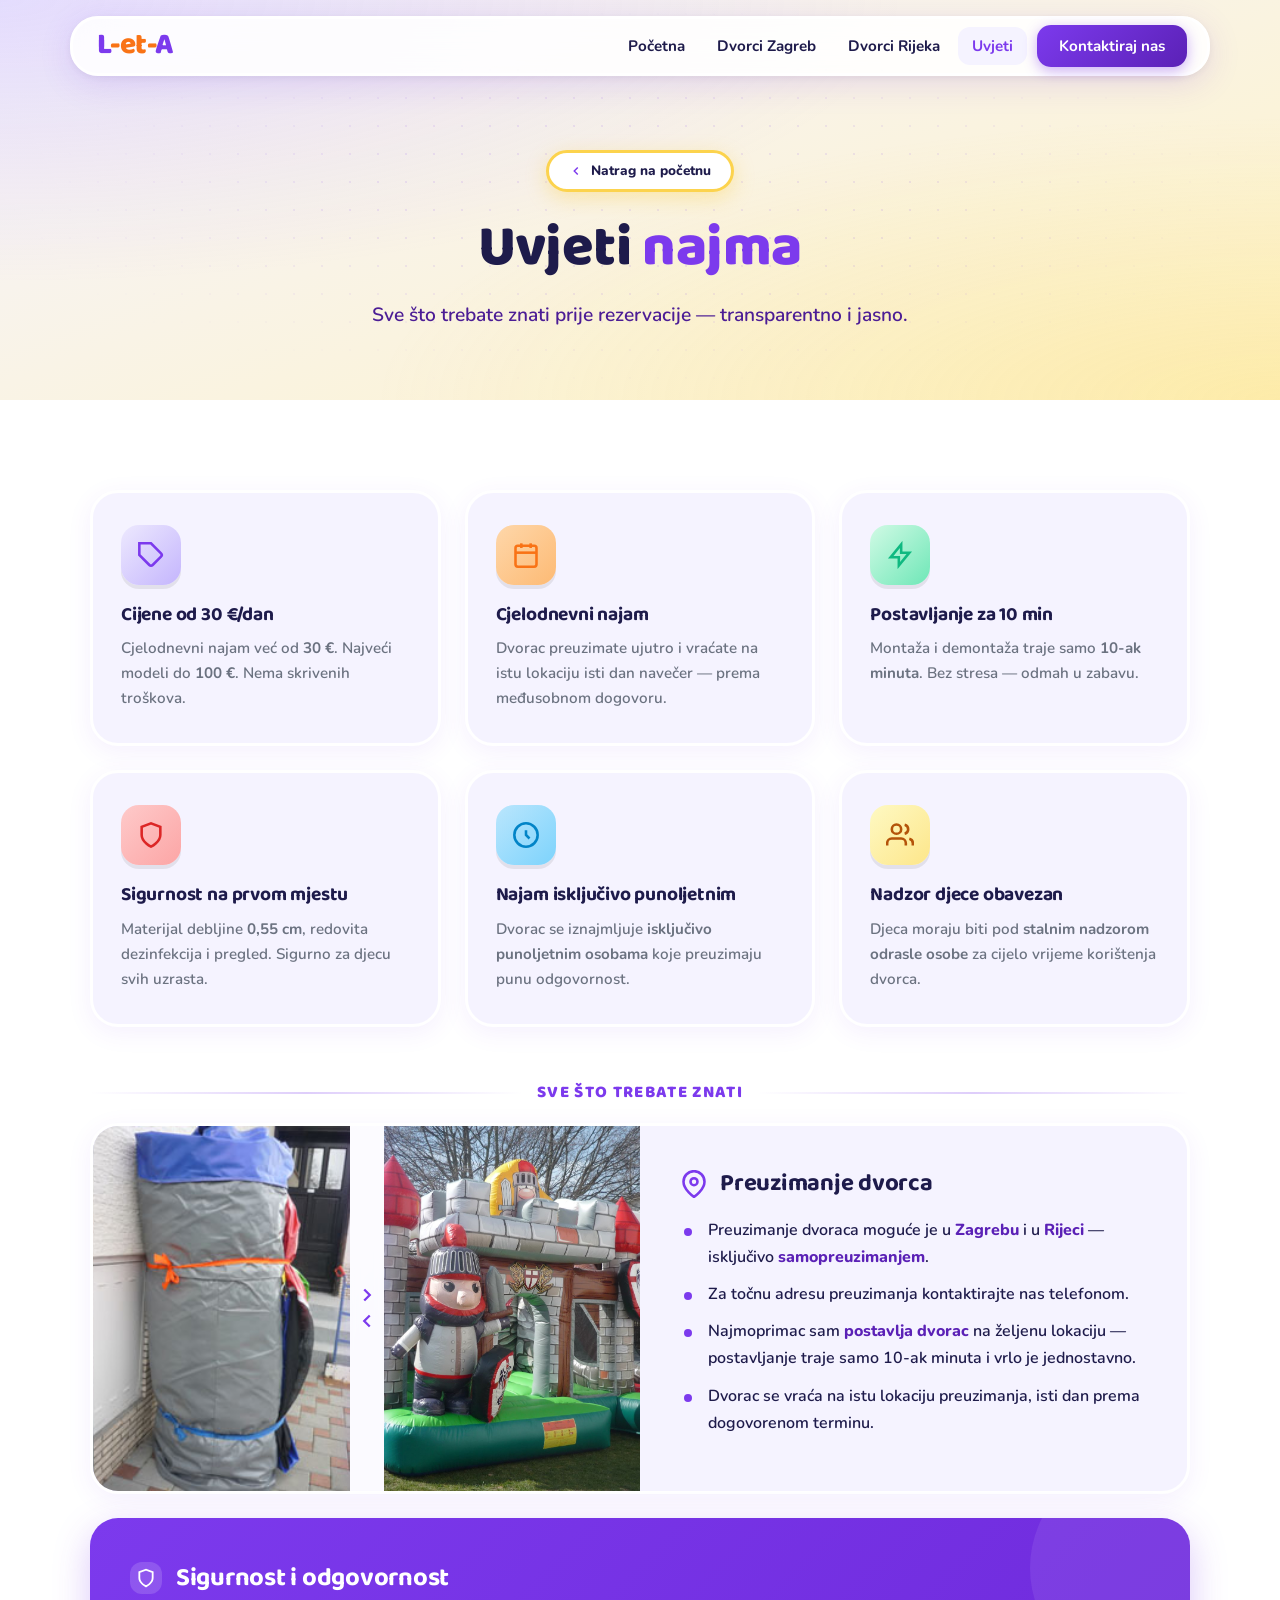
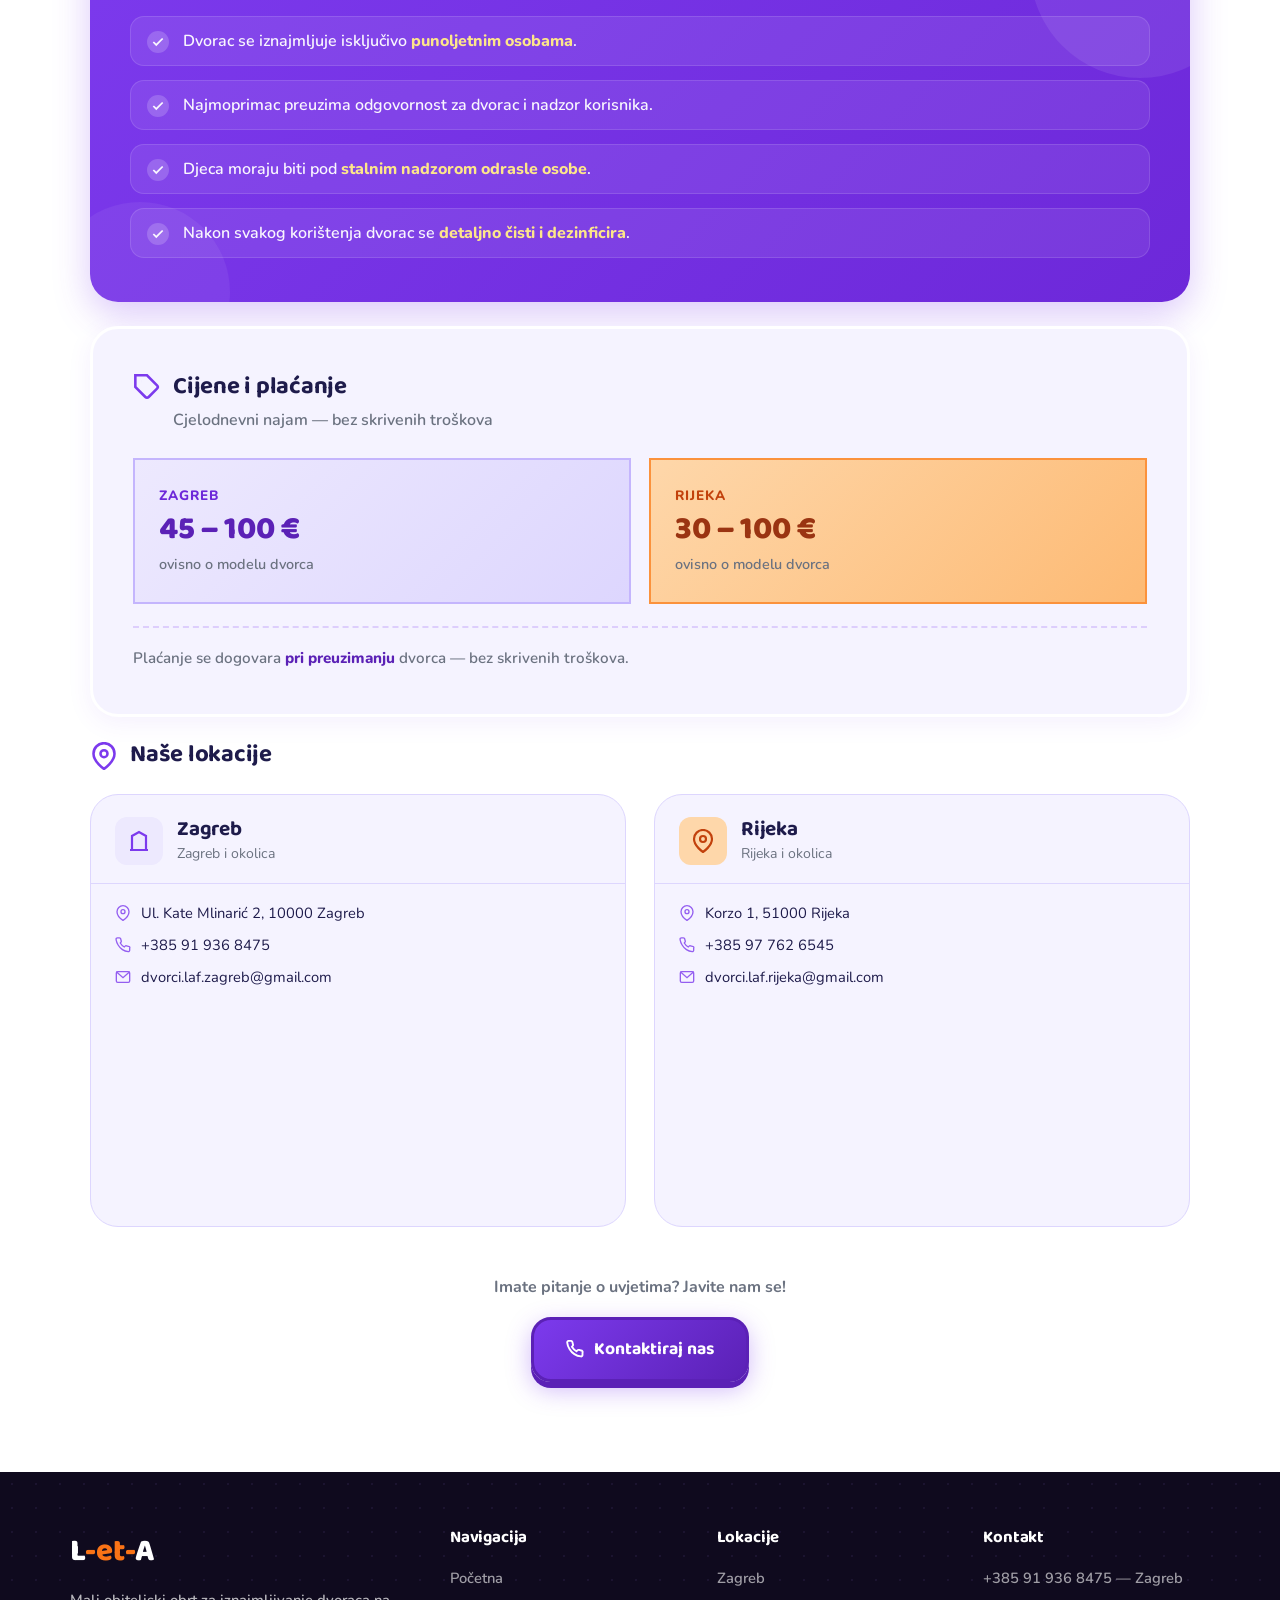
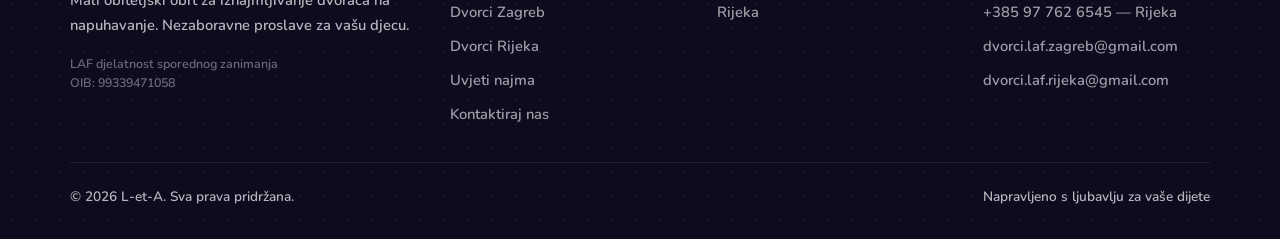
<file: uvjeti.html>
<!DOCTYPE html>
<html lang="hr">
<head>
<meta charset="UTF-8" />
<meta name="viewport" content="width=device-width, initial-scale=1.0" />
<title>Uvjeti najma — L-et-A dvorci na napuhavanje</title>
<meta name="description" content="Uvjeti najma dvoraca na napuhavanje L-et-A — cijene, pravila korištenja, sigurnost i lokacije preuzimanja u Zagrebu i Rijeci." />
<meta name="keywords" content="uvjeti najma napuhanci, cijene dvorac napuhavanje, pravila najma, sigurnost napuhanci, lokacije Zagreb Rijeka" />
<link rel="preconnect" href="https://fonts.googleapis.com">
<link rel="preconnect" href="https://fonts.gstatic.com" crossorigin>
<link href="https://fonts.googleapis.com/css2?family=Baloo+2:wght@500;600;700;800&family=Nunito:wght@400;500;600;700;800&display=swap&subset=latin-ext" rel="stylesheet">
<link rel="stylesheet" href="css/style.css" />
</head>
<body>

<nav class="navbar" id="navbar" aria-label="Glavna navigacija">
  <a href="index.html" class="nav-logo">L<span>-et-</span>A</a>
  <ul class="nav-links" id="navLinks">
    <li><a href="index.html">Početna</a></li>
    <li><a href="katalog.html#zagreb">Dvorci Zagreb</a></li>
    <li><a href="katalog.html#rijeka">Dvorci Rijeka</a></li>
    <li><a href="uvjeti.html" class="active">Uvjeti</a></li>
    <li><a href="kontakt.html" class="btn-nav">Kontaktiraj nas</a></li>
  </ul>
  <button class="hamburger" id="hamburger" aria-label="Otvori izbornik" aria-expanded="false" aria-controls="navLinks">
    <span></span><span></span><span></span>
  </button>
</nav>

<header class="page-header">
  <div class="page-header-inner">
    <a href="index.html" class="breadcrumb">
      <svg viewBox="0 0 24 24" fill="none" stroke="currentColor" stroke-width="2.5"><polyline points="15 18 9 12 15 6"/></svg>
      Natrag na početnu
    </a>
    <h1>Uvjeti <span class="accent">najma</span></h1>
    <p>Sve što trebate znati prije rezervacije — transparentno i jasno.</p>
  </div>
</header>

<section class="terms">
  <div class="section-inner">

    <div class="terms-grid fade-up">

      <div class="term-card">
        <div class="term-icon" style="background:linear-gradient(135deg,#EDE9FE,#C4B5FD)">
          <svg viewBox="0 0 24 24" fill="none" stroke="#7C3AED" stroke-width="2.2"><path d="M20.59 13.41l-7.17 7.17a2 2 0 0 1-2.83 0L2 12V2h10l8.59 8.59a2 2 0 0 1 0 2.82z"/><line x1="7" y1="7" x2="7.01" y2="7"/></svg>
        </div>
        <h3>Cijene od 30 €/dan</h3>
        <p>Cjelodnevni najam već od <strong>30 €</strong>. Najveći modeli do <strong>100 €</strong>. Nema skrivenih troškova.</p>
      </div>

      <div class="term-card">
        <div class="term-icon" style="background:linear-gradient(135deg,#FED7AA,#FDBA74)">
          <svg viewBox="0 0 24 24" fill="none" stroke="#F97316" stroke-width="2.2"><rect x="3" y="4" width="18" height="18" rx="2"/><line x1="16" y1="2" x2="16" y2="6"/><line x1="8" y1="2" x2="8" y2="6"/><line x1="3" y1="10" x2="21" y2="10"/></svg>
        </div>
        <h3>Cjelodnevni najam</h3>
        <p>Dvorac preuzimate ujutro i vraćate na istu lokaciju isti dan navečer — prema međusobnom dogovoru.</p>
      </div>

      <div class="term-card">
        <div class="term-icon" style="background:linear-gradient(135deg,#D1FAE5,#6EE7B7)">
          <svg viewBox="0 0 24 24" fill="none" stroke="#10B981" stroke-width="2.2"><path d="M13 10V3L4 14h7v7l9-11h-7z"/></svg>
        </div>
        <h3>Postavljanje za 10 min</h3>
        <p>Montaža i demontaža traje samo <strong>10-ak minuta</strong>. Bez stresa — odmah u zabavu.</p>
      </div>

      <div class="term-card">
        <div class="term-icon" style="background:linear-gradient(135deg,#FECACA,#FCA5A5)">
          <svg viewBox="0 0 24 24" fill="none" stroke="#DC2626" stroke-width="2.2"><path d="M12 22s8-4 8-10V5l-8-3-8 3v7c0 6 8 10 8 10z"/></svg>
        </div>
        <h3>Sigurnost na prvom mjestu</h3>
        <p>Materijal debljine <strong>0,55 cm</strong>, redovita dezinfekcija i pregled. Sigurno za djecu svih uzrasta.</p>
      </div>

      <div class="term-card">
        <div class="term-icon" style="background:linear-gradient(135deg,#BAE6FD,#7DD3FC)">
          <svg viewBox="0 0 24 24" fill="none" stroke="#0284C7" stroke-width="2.2"><circle cx="12" cy="12" r="10"/><path d="M12 8v4l3 3"/></svg>
        </div>
        <h3>Najam isključivo punoljetnim</h3>
        <p>Dvorac se iznajmljuje <strong>isključivo punoljetnim osobama</strong> koje preuzimaju punu odgovornost.</p>
      </div>

      <div class="term-card">
        <div class="term-icon" style="background:linear-gradient(135deg,#FEF9C3,#FDE68A)">
          <svg viewBox="0 0 24 24" fill="none" stroke="#B45309" stroke-width="2.2"><path d="M17 21v-2a4 4 0 0 0-4-4H5a4 4 0 0 0-4 4v2"/><circle cx="9" cy="7" r="4"/><path d="M23 21v-2a4 4 0 0 0-3-3.87"/><path d="M16 3.13a4 4 0 0 1 0 7.75"/></svg>
        </div>
        <h3>Nadzor djece obavezan</h3>
        <p>Djeca moraju biti pod <strong>stalnim nadzorom odrasle osobe</strong> za cijelo vrijeme korištenja dvorca.</p>
      </div>

    </div>

    <h3 class="terms-section-title">Sve što trebate znati</h3>

    <div class="terms-split fade-up">
      <div class="terms-split-image terms-compare">
        <div class="terms-compare-half">
          <img src="images/uvijeti/vreca.jpg" alt="Dvorac spakiran u vreći" loading="lazy" />
        </div>
        <div class="terms-compare-arrow" aria-hidden="true">
          <svg viewBox="0 0 24 24" fill="none" stroke="currentColor" stroke-width="2.5"><polyline points="9 18 15 12 9 6"/></svg>
          <svg viewBox="0 0 24 24" fill="none" stroke="currentColor" stroke-width="2.5"><polyline points="15 18 9 12 15 6"/></svg>
        </div>
        <div class="terms-compare-half">
          <img src="images/uvijeti/dvorac.jpg" alt="Postavljen dvorac na napuhavanje" loading="lazy" />
        </div>
      </div>
      <div class="terms-split-content">
        <h2>
          <svg viewBox="0 0 24 24" fill="none" stroke="currentColor" stroke-width="2.2"><path d="M21 10c0 7-9 13-9 13s-9-6-9-13a9 9 0 0 1 18 0z"/><circle cx="12" cy="10" r="3"/></svg>
          Preuzimanje dvorca
        </h2>
        <ul>
          <li>Preuzimanje dvoraca moguće je u <strong>Zagrebu</strong> i u <strong>Rijeci</strong> — isključivo <strong>samopreuzimanjem</strong>.</li>
          <li>Za točnu adresu preuzimanja kontaktirajte nas telefonom.</li>
          <li>Najmoprimac sam <strong>postavlja dvorac</strong> na željenu lokaciju — postavljanje traje samo 10-ak minuta i vrlo je jednostavno.</li>
          <li>Dvorac se vraća na istu lokaciju preuzimanja, isti dan prema dogovorenom terminu.</li>
        </ul>
      </div>
    </div>

    <div class="terms-highlight fade-up">
      <h2>
        <svg viewBox="0 0 24 24" fill="none" stroke="currentColor" stroke-width="2.2"><path d="M12 22s8-4 8-10V5l-8-3-8 3v7c0 6 8 10 8 10z"/></svg>
        Sigurnost i odgovornost
      </h2>
      <ul class="terms-checks">
        <li><svg viewBox="0 0 24 24" fill="none" stroke="currentColor" stroke-width="3"><polyline points="20 6 9 17 4 12"/></svg><span>Dvorac se iznajmljuje isključivo <strong>punoljetnim osobama</strong>.</span></li>
        <li><svg viewBox="0 0 24 24" fill="none" stroke="currentColor" stroke-width="3"><polyline points="20 6 9 17 4 12"/></svg><span>Najmoprimac preuzima odgovornost za dvorac i nadzor korisnika.</span></li>
        <li><svg viewBox="0 0 24 24" fill="none" stroke="currentColor" stroke-width="3"><polyline points="20 6 9 17 4 12"/></svg><span>Djeca moraju biti pod <strong>stalnim nadzorom odrasle osobe</strong>.</span></li>
        <li><svg viewBox="0 0 24 24" fill="none" stroke="currentColor" stroke-width="3"><polyline points="20 6 9 17 4 12"/></svg><span>Nakon svakog korištenja dvorac se <strong>detaljno čisti i dezinficira</strong>.</span></li>
      </ul>
    </div>

    <div class="terms-prices-wrap fade-up">
      <h2>
        <svg viewBox="0 0 24 24" fill="none" stroke="currentColor" stroke-width="2.2"><path d="M20.59 13.41l-7.17 7.17a2 2 0 0 1-2.83 0L2 12V2h10l8.59 8.59a2 2 0 0 1 0 2.82z"/><line x1="7" y1="7" x2="7.01" y2="7"/></svg>
        Cijene i plaćanje
      </h2>
      <p class="terms-prices-sub">Cjelodnevni najam — bez skrivenih troškova</p>
      <div class="terms-prices">
        <div class="price-card zagreb">
          <div class="price-card-city">Zagreb</div>
          <div class="price-card-range">45 – 100 €</div>
          <div class="price-card-note">ovisno o modelu dvorca</div>
        </div>
        <div class="price-card rijeka">
          <div class="price-card-city">Rijeka</div>
          <div class="price-card-range">30 – 100 €</div>
          <div class="price-card-note">ovisno o modelu dvorca</div>
        </div>
      </div>
      <p class="terms-prices-extra">
        Plaćanje se dogovara <strong>pri preuzimanju</strong> dvorca — bez skrivenih troškova.
      </p>
    </div>

    <h3 class="terms-locations-title">
      <svg viewBox="0 0 24 24" fill="none" stroke="currentColor" stroke-width="2.2"><path d="M21 10c0 7-9 13-9 13s-9-6-9-13a9 9 0 0 1 18 0z"/><circle cx="12" cy="10" r="3"/></svg>
      Naše lokacije
    </h3>
    <div class="terms-locations-grid fade-up">

      <div class="terms-location-full">
        <div class="terms-location-header">
          <div class="terms-location-icon" style="background:#EDE9FE">
            <svg viewBox="0 0 24 24" fill="none" stroke="#7C3AED" stroke-width="2.2" width="24" height="24"><path d="M3 21h18M5 21V7l7-4 7 4v14M9 9h.01M9 13h.01M9 17h.01M15 9h.01M15 13h.01M15 17h.01"/></svg>
          </div>
          <div>
            <h3>Zagreb</h3>
            <p>Zagreb i okolica</p>
          </div>
        </div>
        <div class="terms-location-info">
          <div class="terms-location-row">
            <svg viewBox="0 0 24 24" fill="none" stroke="currentColor" stroke-width="2"><path d="M21 10c0 7-9 13-9 13s-9-6-9-13a9 9 0 0 1 18 0z"/><circle cx="12" cy="10" r="3"/></svg>
            <span>Ul. Kate Mlinarić 2, 10000 Zagreb</span>
          </div>
          <div class="terms-location-row">
            <svg viewBox="0 0 24 24" fill="none" stroke="currentColor" stroke-width="2"><path d="M22 16.92v3a2 2 0 0 1-2.18 2 19.79 19.79 0 0 1-8.63-3.07A19.5 19.5 0 0 1 4.69 12 19.79 19.79 0 0 1 1.61 3.41 2 2 0 0 1 3.6 1.21h3a2 2 0 0 1 2 1.72 12.84 12.84 0 0 0 .7 2.81 2 2 0 0 1-.45 2.11L7.91 9a16 16 0 0 0 6 6l1.27-1.27a2 2 0 0 1 2.11-.45 12.84 12.84 0 0 0 2.81.7A2 2 0 0 1 22 16.92z"/></svg>
            <a href="tel:+385919368475">+385 91 936 8475</a>
          </div>
          <div class="terms-location-row">
            <svg viewBox="0 0 24 24" fill="none" stroke="currentColor" stroke-width="2"><rect x="2" y="4" width="20" height="16" rx="2"/><polyline points="2,4 12,13 22,4"/></svg>
            <a href="mailto:dvorci.laf.zagreb@gmail.com">dvorci.laf.zagreb@gmail.com</a>
          </div>
        </div>
        <iframe class="terms-location-map" src="https://maps.google.com/maps?q=Ul.+Kate+Mlinar%C4%87+2,+10000+Zagreb,+Hrvatska&output=embed&z=16" loading="lazy" allowfullscreen referrerpolicy="no-referrer-when-downgrade" title="Zagreb — lokacija preuzimanja"></iframe>
      </div>

      <div class="terms-location-full">
        <div class="terms-location-header">
          <div class="terms-location-icon" style="background:#FED7AA">
            <svg viewBox="0 0 24 24" fill="none" stroke="#C2410C" stroke-width="2.2" width="24" height="24"><path d="M21 10c0 7-9 13-9 13s-9-6-9-13a9 9 0 0 1 18 0z"/><circle cx="12" cy="10" r="3"/></svg>
          </div>
          <div>
            <h3>Rijeka</h3>
            <p>Rijeka i okolica</p>
          </div>
        </div>
        <div class="terms-location-info">
          <div class="terms-location-row">
            <svg viewBox="0 0 24 24" fill="none" stroke="currentColor" stroke-width="2"><path d="M21 10c0 7-9 13-9 13s-9-6-9-13a9 9 0 0 1 18 0z"/><circle cx="12" cy="10" r="3"/></svg>
            <span>Korzo 1, 51000 Rijeka</span>
          </div>
          <div class="terms-location-row">
            <svg viewBox="0 0 24 24" fill="none" stroke="currentColor" stroke-width="2"><path d="M22 16.92v3a2 2 0 0 1-2.18 2 19.79 19.79 0 0 1-8.63-3.07A19.5 19.5 0 0 1 4.69 12 19.79 19.79 0 0 1 1.61 3.41 2 2 0 0 1 3.6 1.21h3a2 2 0 0 1 2 1.72 12.84 12.84 0 0 0 .7 2.81 2 2 0 0 1-.45 2.11L7.91 9a16 16 0 0 0 6 6l1.27-1.27a2 2 0 0 1 2.11-.45 12.84 12.84 0 0 0 2.81.7A2 2 0 0 1 22 16.92z"/></svg>
            <a href="tel:+385977626545">+385 97 762 6545</a>
          </div>
          <div class="terms-location-row">
            <svg viewBox="0 0 24 24" fill="none" stroke="currentColor" stroke-width="2"><rect x="2" y="4" width="20" height="16" rx="2"/><polyline points="2,4 12,13 22,4"/></svg>
            <a href="mailto:dvorci.laf.rijeka@gmail.com">dvorci.laf.rijeka@gmail.com</a>
          </div>
        </div>
        <iframe class="terms-location-map" src="https://maps.google.com/maps?q=Korzo+1,+51000+Rijeka,+Hrvatska&output=embed&z=16" loading="lazy" allowfullscreen referrerpolicy="no-referrer-when-downgrade" title="Rijeka — lokacija preuzimanja"></iframe>
      </div>

    </div>

    <div style="text-align:center; margin-top: 48px;" class="fade-up">
      <p style="color:var(--muted);font-weight:700;margin-bottom:18px">Imate pitanje o uvjetima? Javite nam se!</p>
      <a href="kontakt.html" class="btn-primary">
        <svg width="18" height="18" viewBox="0 0 24 24" fill="none" stroke="currentColor" stroke-width="2.5"><path d="M22 16.92v3a2 2 0 0 1-2.18 2 19.79 19.79 0 0 1-8.63-3.07A19.5 19.5 0 0 1 4.69 12 19.79 19.79 0 0 1 1.61 3.41 2 2 0 0 1 3.6 1.21h3a2 2 0 0 1 2 1.72 12.84 12.84 0 0 0 .7 2.81 2 2 0 0 1-.45 2.11L7.91 9a16 16 0 0 0 6 6l1.27-1.27a2 2 0 0 1 2.11-.45 12.84 12.84 0 0 0 2.81.7A2 2 0 0 1 22 16.92z"/></svg>
        Kontaktiraj nas
      </a>
    </div>

  </div>
</section>

<footer class="footer" id="footer">
  <div class="footer-inner">
    <div>
      <a href="index.html" class="footer-logo">L<span>-et-</span>A</a>
      <p class="footer-desc">Mali obiteljski obrt za iznajmljivanje dvoraca na napuhavanje. Nezaboravne proslave za vašu djecu.</p>
      <p class="footer-business">LAF djelatnost sporednog zanimanja<br>OIB: 99339471058</p>
    </div>
    <div class="footer-col">
      <h4>Navigacija</h4>
      <ul class="footer-links">
        <li><a href="index.html">Početna</a></li>
        <li><a href="katalog.html#zagreb">Dvorci Zagreb</a></li>
        <li><a href="katalog.html#rijeka">Dvorci Rijeka</a></li>
        <li><a href="uvjeti.html">Uvjeti najma</a></li>
        <li><a href="kontakt.html">Kontaktiraj nas</a></li>
      </ul>
    </div>
    <div class="footer-col">
      <h4>Lokacije</h4>
      <ul class="footer-links">
        <li><a href="kontakt.html#zagreb">Zagreb</a></li>
        <li><a href="kontakt.html#rijeka">Rijeka</a></li>
      </ul>
    </div>
    <div class="footer-col">
      <h4>Kontakt</h4>
      <ul class="footer-links">
        <li><a href="tel:+385919368475">+385 91 936 8475 — Zagreb</a></li>
        <li><a href="tel:+385977626545">+385 97 762 6545 — Rijeka</a></li>
        <li><a href="mailto:dvorci.laf.zagreb@gmail.com">dvorci.laf.zagreb@gmail.com</a></li>
        <li><a href="mailto:dvorci.laf.rijeka@gmail.com">dvorci.laf.rijeka@gmail.com</a></li>
      </ul>
    </div>
  </div>
  <hr class="footer-divider" />
  <div class="footer-bottom">
    <span>© <span id="year"></span> L-et-A. Sva prava pridržana.</span>
    <span>Napravljeno s ljubavlju za vaše dijete</span>
  </div>
</footer>

<script src="js/script.js"></script>
<script>document.getElementById('year').textContent = new Date().getFullYear();</script>
</body>
</html>
</file>
<file: css/style.css>
/* ═══════════════════════════════════════════════
   L-et-A — Shared Stylesheet
   Used across: index, katalog, uvjeti, kontakt
   ═══════════════════════════════════════════════ */

*, *::before, *::after { box-sizing: border-box; margin: 0; padding: 0; }

:root {
  --purple:    #7C3AED;
  --purple-l:  #A78BFA;
  --purple-d:  #5B21B6;
  --purple-xd: #4C1D95;
  --orange:    #F97316;
  --orange-d:  #C4580A;
  --yellow:    #FCD34D;
  --green:     #10B981;
  --green-l:   #6EE7B7;
  --blue:      #38BDF8;
  --pink:      #F0ABFC;
  --bg:        #F5F3FF;
  --bg-2:      #FEF3C7;
  --card-bg:   #FFFFFF;
  --text:      #1E1B4B;
  --text-2:    #4C1D95;
  --muted:     #6B7280;
  --radius:    20px;
  --radius-lg: 28px;
}

html {
  scroll-behavior: smooth;
  -webkit-text-size-adjust: 100%;
}

body {
  font-family: 'Nunito', system-ui, -apple-system, sans-serif;
  background: var(--bg);
  color: var(--text);
  overflow-x: hidden;
  -webkit-font-smoothing: antialiased;
  font-size: 16px;
  line-height: 1.5;
}

h1, h2, h3, h4, h5 {
  font-family: 'Baloo 2', 'Nunito', sans-serif;
  font-weight: 700;
  letter-spacing: -0.01em;
  line-height: 1.2;
}

img { max-width: 100%; display: block; }
button { font-family: inherit; }
a { color: inherit; }

/* ─── NAVBAR ─── */
.navbar {
  position: fixed; top: 16px; left: 50%; transform: translateX(-50%);
  width: calc(100% - 32px); max-width: 1140px;
  background: rgba(255,255,255,0.88);
  backdrop-filter: blur(18px);
  -webkit-backdrop-filter: blur(18px);
  border: 3px solid #fff;
  border-radius: var(--radius-lg);
  box-shadow: 0 8px 32px rgba(124,58,237,0.15), 0 2px 8px rgba(0,0,0,0.06);
  padding: 12px 20px 12px 24px;
  display: flex; align-items: center; justify-content: space-between;
  z-index: 100;
  transition: box-shadow 0.3s, padding 0.3s;
}
.navbar.scrolled {
  box-shadow: 0 14px 44px rgba(124,58,237,0.22), 0 2px 8px rgba(0,0,0,0.08);
  padding: 8px 20px 8px 24px;
}
.nav-logo {
  font-family: 'Baloo 2', sans-serif;
  font-size: 1.85rem; font-weight: 800;
  color: var(--purple);
  text-decoration: none;
  letter-spacing: -0.02em;
  line-height: 1;
}
.nav-logo span { color: var(--orange); }
.nav-links {
  display: flex; align-items: center; gap: 4px;
  list-style: none;
}
.nav-links a {
  text-decoration: none; color: var(--text);
  font-weight: 700; font-size: 0.95rem;
  padding: 9px 14px; border-radius: 12px;
  transition: background 0.2s, color 0.2s;
  cursor: pointer;
  white-space: nowrap;
}
.nav-links a:hover,
.nav-links a.active { background: var(--bg); color: var(--purple); }
.nav-links .btn-nav {
  background: linear-gradient(135deg, var(--purple), var(--purple-d));
  color: #fff !important;
  border-radius: 14px;
  padding: 11px 22px;
  box-shadow: 0 4px 14px rgba(124,58,237,0.4);
  transition: transform 0.2s ease-out, box-shadow 0.2s;
  margin-left: 6px;
}
.nav-links .btn-nav:hover {
  background: linear-gradient(135deg, var(--purple-d), var(--purple-xd));
  color: #fff !important;
  transform: translateY(-2px);
  box-shadow: 0 8px 22px rgba(124,58,237,0.5);
}
.hamburger {
  display: none; flex-direction: column; gap: 5px;
  cursor: pointer; padding: 10px; background: none; border: none;
}
.hamburger span {
  width: 24px; height: 3px;
  background: var(--purple); border-radius: 3px;
  transition: all 0.3s;
}
.hamburger.open span:nth-child(1) { transform: translateY(8px) rotate(45deg); }
.hamburger.open span:nth-child(2) { opacity: 0; }
.hamburger.open span:nth-child(3) { transform: translateY(-8px) rotate(-45deg); }

/* ─── HERO ─── */
.hero {
  min-height: 100vh;
  background:
    radial-gradient(ellipse at top left, rgba(167,139,250,0.25), transparent 50%),
    radial-gradient(ellipse at bottom right, rgba(252,211,77,0.3), transparent 50%),
    radial-gradient(ellipse at center, rgba(249,115,22,0.12), transparent 60%),
    linear-gradient(160deg, #F5F3FF 0%, #FEF3C7 100%);
  display: flex; align-items: center; justify-content: center;
  position: relative; overflow: hidden;
  padding: 130px 24px 80px;
}
.hero::before {
  content: ''; position: absolute; inset: 0;
  background-image: radial-gradient(circle, rgba(124,58,237,0.1) 1.5px, transparent 1.5px);
  background-size: 28px 28px;
  mask-image: radial-gradient(ellipse at center, #000 30%, transparent 70%);
  -webkit-mask-image: radial-gradient(ellipse at center, #000 30%, transparent 70%);
  pointer-events: none;
}
.hero-content {
  text-align: center; max-width: 760px;
  position: relative; z-index: 2;
}
.hero-badge {
  display: inline-flex; align-items: center; gap: 8px;
  background: #fff;
  border: 3px solid var(--yellow);
  border-radius: 50px;
  padding: 9px 22px;
  font-weight: 800; font-size: 0.9rem;
  color: var(--text);
  box-shadow: 0 6px 20px rgba(252,211,77,0.45);
  margin-bottom: 28px;
  animation: float 3s ease-in-out infinite;
}
.hero-badge svg { width: 18px; height: 18px; color: var(--orange); }
.hero h1 {
  font-size: clamp(2.4rem, 6.5vw, 4.4rem);
  font-weight: 800;
  line-height: 1.05;
  color: var(--text);
  margin-bottom: 18px;
}
.hero h1 .accent {
  color: var(--purple);
  position: relative;
  display: inline-block;
}
.hero h1 .accent::after {
  content: '';
  position: absolute; left: 0; right: 0; bottom: 4px;
  height: 12px;
  background: var(--yellow);
  border-radius: 8px;
  z-index: -1;
  opacity: 0.7;
}
.hero p {
  font-size: clamp(1.05rem, 2.4vw, 1.25rem);
  color: var(--text-2); font-weight: 600;
  margin-bottom: 36px; line-height: 1.6;
}
.hero p strong { color: var(--orange); font-weight: 800; }
.hero-btns {
  display: flex; gap: 16px; justify-content: center; flex-wrap: wrap;
}

.btn-primary, .btn-secondary {
  display: inline-flex; align-items: center; gap: 10px;
  text-decoration: none;
  font-family: 'Baloo 2', sans-serif;
  font-size: 1.1rem; font-weight: 700;
  padding: 16px 32px; border-radius: var(--radius);
  transition: transform 0.15s ease-out, box-shadow 0.15s ease-out;
  cursor: pointer;
  border: none;
  min-height: 56px;
  white-space: nowrap;
}
.btn-primary {
  background: linear-gradient(135deg, var(--purple), var(--purple-d));
  color: #fff;
  border: 3px solid var(--purple-d);
  box-shadow: 0 6px 0 var(--purple-d), 0 8px 24px rgba(124,58,237,0.35);
}
.btn-primary:hover { transform: translateY(-3px); box-shadow: 0 9px 0 var(--purple-d), 0 12px 32px rgba(124,58,237,0.45); }
.btn-primary:active { transform: translateY(2px); box-shadow: 0 3px 0 var(--purple-d), 0 4px 16px rgba(124,58,237,0.3); }
.btn-secondary {
  background: linear-gradient(135deg, var(--orange), var(--orange-d));
  color: #fff;
  border: 3px solid var(--orange-d);
  box-shadow: 0 6px 0 var(--orange-d), 0 8px 24px rgba(249,115,22,0.35);
}
.btn-secondary:hover { transform: translateY(-3px); box-shadow: 0 9px 0 var(--orange-d), 0 12px 32px rgba(249,115,22,0.45); }
.btn-secondary:active { transform: translateY(2px); box-shadow: 0 3px 0 var(--orange-d), 0 4px 16px rgba(249,115,22,0.3); }

.hero-stats {
  display: flex; gap: 16px; justify-content: center; flex-wrap: wrap;
  margin-top: 52px;
}
.stat-pill {
  background: #fff;
  border: 3px solid #fff;
  border-radius: 50px;
  padding: 11px 22px;
  display: flex; align-items: center; gap: 12px;
  font-weight: 800; font-size: 0.92rem;
  box-shadow: 0 6px 20px rgba(124,58,237,0.12);
  color: var(--text);
}
.stat-pill .stat-icon {
  width: 36px; height: 36px; border-radius: 50%;
  display: flex; align-items: center; justify-content: center;
  flex-shrink: 0;
}

/* Floating shapes */
.shape {
  position: absolute; border-radius: 50%;
  opacity: 0.55; pointer-events: none;
  filter: blur(0.5px);
}
.shape-1 { width:90px;height:90px; background:var(--purple-l); top:11%; left:7%; animation: float 6s ease-in-out infinite; }
.shape-2 { width:54px;height:54px; background:var(--yellow); top:18%; right:9%; animation: float 4.5s ease-in-out infinite 1s; border-radius: 30% 70% 70% 30% / 30% 30% 70% 70%; }
.shape-3 { width:120px;height:120px; background:#FED7AA; bottom:18%; left:4%; animation: float 7s ease-in-out infinite 0.5s; }
.shape-4 { width:64px;height:64px; background:var(--green-l); opacity:0.45; bottom:24%; right:7%; animation: float 5s ease-in-out infinite 2s; border-radius: 60% 40% 30% 70% / 60% 30% 70% 40%; }
.shape-5 { width:42px;height:42px; background:var(--blue); opacity:0.5; top:54%; left:3%; animation: float 5.5s ease-in-out infinite 1.5s; }
.shape-6 { width:96px;height:96px; background:var(--pink); top:68%; right:5%; animation: float 6.5s ease-in-out infinite 0.8s; opacity:0.4; }
.star { position: absolute; pointer-events: none; animation: twinkle 3s ease-in-out infinite; }
.star svg { fill: var(--yellow); }

@keyframes float {
  0%, 100% { transform: translateY(0) rotate(0deg); }
  50% { transform: translateY(-18px) rotate(8deg); }
}
@keyframes twinkle {
  0%, 100% { opacity: 0.85; transform: scale(1) rotate(0deg); }
  50% { opacity: 0.4; transform: scale(0.85) rotate(20deg); }
}

/* ─── PAGE HEADER (used on subpages: catalog, terms, contact) ─── */
.page-header {
  padding: 150px 24px 70px;
  text-align: center;
  background:
    radial-gradient(ellipse at top left, rgba(167,139,250,0.22), transparent 50%),
    radial-gradient(ellipse at bottom right, rgba(252,211,77,0.25), transparent 50%),
    linear-gradient(160deg, #F5F3FF 0%, #FEF3C7 100%);
  position: relative;
  overflow: hidden;
}
.page-header::before {
  content: ''; position: absolute; inset: 0;
  background-image: radial-gradient(circle, rgba(124,58,237,0.1) 1.5px, transparent 1.5px);
  background-size: 28px 28px;
  mask-image: radial-gradient(ellipse at center, #000 30%, transparent 70%);
  -webkit-mask-image: radial-gradient(ellipse at center, #000 30%, transparent 70%);
  pointer-events: none;
}
.page-header-inner {
  max-width: 800px; margin: 0 auto;
  position: relative; z-index: 2;
}
.page-header h1 {
  font-size: clamp(2.2rem, 5.5vw, 3.6rem);
  font-weight: 800;
  margin-bottom: 16px;
}
.page-header h1 .accent { color: var(--purple); }
.page-header p {
  font-size: clamp(1rem, 2.2vw, 1.2rem);
  color: var(--text-2); font-weight: 600;
  line-height: 1.6;
}
.breadcrumb {
  display: inline-flex; align-items: center; gap: 8px;
  background: #fff;
  border: 3px solid var(--yellow);
  border-radius: 50px;
  padding: 8px 20px;
  font-size: 0.85rem; font-weight: 800;
  color: var(--text);
  box-shadow: 0 6px 20px rgba(252,211,77,0.4);
  margin-bottom: 22px;
  text-decoration: none;
}
.breadcrumb svg { width: 14px; height: 14px; color: var(--purple); }
.breadcrumb a { text-decoration: none; color: var(--purple); }

/* ─── SECTION COMMON ─── */
section { padding: 90px 24px; position: relative; }
.section-inner { max-width: 1140px; margin: 0 auto; position: relative; z-index: 2; }
.section-tag {
  display: inline-flex; align-items: center; gap: 8px;
  background: rgba(124,58,237,0.1);
  color: var(--purple);
  font-weight: 800; font-size: 0.82rem;
  padding: 7px 18px; border-radius: 50px;
  margin-bottom: 14px; text-transform: uppercase; letter-spacing: 0.5px;
}
.section-title {
  font-size: clamp(1.9rem, 4.5vw, 2.8rem);
  font-weight: 800; color: var(--text);
  margin-bottom: 14px; line-height: 1.15;
}
.section-sub {
  font-size: 1.05rem; color: var(--muted);
  font-weight: 600; max-width: 600px;
  line-height: 1.65;
}
.section-header {
  margin-bottom: 56px;
  text-align: center;
  display: flex; flex-direction: column; align-items: center;
}

/* Blob decorations */
.blob {
  position: absolute; border-radius: 50%;
  filter: blur(60px);
  pointer-events: none;
  z-index: 0;
}

/* Fade-in */
.fade-up {
  opacity: 0;
  transform: translateY(32px);
  transition: opacity 0.7s ease, transform 0.7s ease;
}
.fade-up.visible { opacity: 1; transform: translateY(0); }
@media (prefers-reduced-motion: reduce) {
  .fade-up { opacity: 1; transform: none; transition: none; }
  .shape, .star, .hero-badge { animation: none !important; }
  html { scroll-behavior: auto; }
}

/* ─── HOW IT WORKS ─── */
.hiw { background: #fff; overflow: hidden; }
.hiw .blob-1 { width: 400px; height: 400px; background: rgba(167,139,250,0.18); top: -100px; left: -100px; }
.hiw .blob-2 { width: 320px; height: 320px; background: rgba(252,211,77,0.2); bottom: -80px; right: -60px; }
.hiw-grid {
  display: grid;
  grid-template-columns: repeat(auto-fit, minmax(260px, 1fr));
  gap: 32px;
}
.hiw-card {
  background: var(--bg);
  border: 3px solid #fff;
  border-radius: var(--radius-lg);
  padding: 40px 28px 32px;
  text-align: center;
  box-shadow: 0 6px 24px rgba(124,58,237,0.08), inset 0 1px 0 rgba(255,255,255,0.9);
  transition: transform 0.25s ease-out, box-shadow 0.25s;
  position: relative;
}
.hiw-card:hover {
  transform: translateY(-8px);
  box-shadow: 0 18px 44px rgba(124,58,237,0.18), inset 0 1px 0 rgba(255,255,255,0.9);
}
.hiw-step-num {
  position: absolute; top: -16px; left: 50%; transform: translateX(-50%);
  background: linear-gradient(135deg, var(--purple), var(--purple-d));
  color: #fff; font-family: 'Baloo 2', sans-serif;
  font-size: 1rem; font-weight: 800;
  width: 36px; height: 36px;
  border-radius: 50%; display: flex; align-items: center; justify-content: center;
  border: 4px solid #fff;
  box-shadow: 0 4px 14px rgba(124,58,237,0.4);
}
.hiw-icon {
  width: 76px; height: 76px; border-radius: 22px;
  display: flex; align-items: center; justify-content: center;
  margin: 0 auto 22px;
  box-shadow: 0 4px 0 rgba(0,0,0,0.1), 0 10px 28px rgba(0,0,0,0.1);
}
.hiw-icon svg { width: 38px; height: 38px; }
.hiw-card h3 { font-size: 1.35rem; font-weight: 700; margin-bottom: 10px; color: var(--text); }
.hiw-card p { color: var(--muted); font-size: 0.95rem; line-height: 1.65; font-weight: 600; }

/* ─── CATALOG ─── */
.catalog { background: var(--bg); overflow: hidden; }
.catalog::before {
  content: ''; position: absolute; inset: 0;
  background-image: radial-gradient(circle, rgba(124,58,237,0.12) 1.5px, transparent 1.5px);
  background-size: 28px 28px;
  opacity: 0.6;
  pointer-events: none;
}
.catalog .blob-1 { width: 380px; height: 380px; background: rgba(249,115,22,0.18); top: 10%; right: -120px; }
.catalog .blob-2 { width: 320px; height: 320px; background: rgba(167,139,250,0.2); bottom: 5%; left: -80px; }

.catalog-grid {
  display: grid;
  grid-template-columns: repeat(auto-fill, minmax(270px, 1fr));
  gap: 26px;
}
.catalog-card {
  border-radius: var(--radius-lg);
  border: 3px solid rgba(255,255,255,0.65);
  padding: 0;
  color: #fff;
  box-shadow: 0 8px 0 rgba(0,0,0,0.13), 0 18px 40px rgba(0,0,0,0.15);
  transition: transform 0.25s ease-out, box-shadow 0.25s;
  cursor: pointer; position: relative; overflow: hidden;
  display: flex; flex-direction: column;
}
.catalog-card:hover {
  transform: translateY(-10px);
  box-shadow: 0 18px 0 rgba(0,0,0,0.13), 0 30px 60px rgba(0,0,0,0.2);
}
.catalog-card-1 { background: linear-gradient(145deg, #8B5CF6, #5B21B6); }
.catalog-card-2 { background: linear-gradient(145deg, #F97316, #C4580A); }
.catalog-card-3 { background: linear-gradient(145deg, #10B981, #059669); }
.catalog-card-4 { background: linear-gradient(145deg, #0EA5E9, #0369A1); }
.catalog-card-5 { background: linear-gradient(145deg, #EC4899, #BE185D); }
.catalog-card-6 { background: linear-gradient(145deg, #F59E0B, #B45309); }

/* Image area on cards (for when user adds photos) */
.catalog-image {
  width: 100%;
  aspect-ratio: 4/3;
  background: rgba(255,255,255,0.15);
  position: relative;
  overflow: hidden;
  display: flex; align-items: center; justify-content: center;
}
.catalog-image img {
  width: 100%; height: 100%; object-fit: cover;
}
.catalog-image-placeholder {
  display: flex; flex-direction: column; align-items: center; gap: 6px;
  color: rgba(255,255,255,0.7);
  font-size: 0.78rem; font-weight: 700;
}
.catalog-image-placeholder svg { width: 44px; height: 44px; opacity: 0.7; }

.catalog-body {
  padding: 24px 24px 22px;
  display: flex; flex-direction: column; flex: 1;
  position: relative;
}
.catalog-tag {
  position: absolute; top: 12px; right: 12px;
  background: rgba(255,255,255,0.92);
  color: var(--purple-d);
  font-size: 0.7rem; font-weight: 800;
  padding: 5px 12px; border-radius: 20px;
  text-transform: uppercase; letter-spacing: 0.5px;
  z-index: 3;
  box-shadow: 0 2px 8px rgba(0,0,0,0.15);
}
.catalog-card h3 { font-size: 1.35rem; font-weight: 700; margin-bottom: 14px; }
.catalog-meta {
  display: flex; flex-direction: column; gap: 8px;
  margin-bottom: 18px;
}
.catalog-meta-item {
  display: flex; align-items: center; gap: 8px;
  font-size: 0.88rem; font-weight: 700;
  opacity: 0.95;
}
.catalog-meta-item svg { width: 16px; height: 16px; flex-shrink: 0; opacity: 0.85; }
.catalog-price-row {
  display: flex; align-items: baseline; gap: 6px;
  margin-bottom: 4px;
}
.catalog-price {
  font-family: 'Baloo 2', sans-serif;
  font-size: 2.1rem; font-weight: 800;
  line-height: 1;
}
.catalog-price-unit { font-size: 1rem; font-weight: 600; opacity: 0.9; }
.catalog-price-sub { font-size: 0.78rem; opacity: 0.85; font-weight: 700; margin-bottom: 18px; }
.btn-catalog {
  display: block; text-align: center; text-decoration: none;
  background: rgba(255,255,255,0.25);
  border: 2px solid rgba(255,255,255,0.55);
  color: #fff; font-family: 'Baloo 2', sans-serif;
  font-size: 1rem; font-weight: 700;
  padding: 13px 20px; border-radius: 14px;
  transition: background 0.2s, transform 0.15s;
  cursor: pointer;
  margin-top: auto;
}
.btn-catalog:hover { background: #fff; color: var(--purple); transform: scale(1.02); }

/* Catalog filter chips */
.catalog-filters {
  display: flex; flex-wrap: wrap; gap: 10px;
  justify-content: center;
  margin-bottom: 44px;
}
.filter-chip {
  background: #fff;
  border: 3px solid var(--bg);
  color: var(--text);
  font-family: 'Baloo 2', sans-serif;
  font-size: 0.92rem; font-weight: 700;
  padding: 10px 20px; border-radius: 50px;
  cursor: pointer;
  transition: all 0.2s;
  box-shadow: 0 4px 14px rgba(124,58,237,0.08);
  min-height: 44px;
}
.filter-chip:hover { transform: translateY(-2px); box-shadow: 0 6px 18px rgba(124,58,237,0.15); }
.filter-chip.active {
  background: linear-gradient(135deg, var(--purple), var(--purple-d));
  color: #fff;
  border-color: var(--purple-d);
  box-shadow: 0 4px 14px rgba(124,58,237,0.4);
}

.catalog-empty {
  grid-column: 1 / -1;
  text-align: center;
  padding: 60px 20px;
  color: var(--muted);
  font-weight: 700;
}

.catalog-cta { text-align: center; margin-top: 48px; }
.catalog-cta-note { font-size: 0.95rem; color: var(--muted); font-weight: 700; margin-bottom: 16px; }
.catalog-cta-note strong { color: var(--purple); }
.btn-outline {
  display: inline-flex; align-items: center; gap: 10px;
  background: #fff;
  color: var(--purple);
  text-decoration: none;
  font-family: 'Baloo 2', sans-serif;
  font-size: 1.05rem; font-weight: 700;
  padding: 14px 28px;
  border-radius: var(--radius);
  border: 3px solid var(--purple);
  box-shadow: 0 5px 0 var(--purple), 0 8px 20px rgba(124,58,237,0.2);
  transition: transform 0.15s, box-shadow 0.15s;
  cursor: pointer;
  min-height: 52px;
}
.btn-outline:hover { transform: translateY(-3px); box-shadow: 0 8px 0 var(--purple), 0 12px 28px rgba(124,58,237,0.3); }

/* ─── WHY US ─── */
.why { background: #fff; overflow: hidden; }
.why .blob-1 { width: 360px; height: 360px; background: rgba(252,211,77,0.22); top: 0; right: -100px; }
.why .blob-2 { width: 280px; height: 280px; background: rgba(167,139,250,0.18); bottom: 0; left: -60px; }
.why-grid {
  display: grid;
  grid-template-columns: repeat(auto-fit, minmax(220px, 1fr));
  gap: 26px;
}
.why-card {
  background: var(--bg);
  border: 3px solid #fff;
  border-radius: var(--radius-lg);
  padding: 36px 26px;
  text-align: center;
  box-shadow: 0 6px 24px rgba(124,58,237,0.06), inset 0 1px 0 rgba(255,255,255,0.95);
  transition: transform 0.25s ease-out, box-shadow 0.25s;
}
.why-card:hover {
  transform: translateY(-8px);
  box-shadow: 0 18px 44px rgba(124,58,237,0.14), inset 0 1px 0 rgba(255,255,255,0.95);
}
.why-icon {
  width: 70px; height: 70px; border-radius: 22px;
  display: flex; align-items: center; justify-content: center;
  margin: 0 auto 22px;
  box-shadow: 0 4px 0 rgba(0,0,0,0.1), 0 10px 24px rgba(0,0,0,0.1);
}
.why-icon svg { width: 32px; height: 32px; }
.why-card h3 { font-size: 1.2rem; font-weight: 700; margin-bottom: 10px; }
.why-card p { color: var(--muted); font-size: 0.93rem; line-height: 1.6; font-weight: 600; }

/* ─── AREAS ─── */
.areas {
  background: linear-gradient(180deg, var(--bg) 0%, #FEF3C7 100%);
  overflow: hidden;
}
.areas::before {
  content: ''; position: absolute; inset: 0;
  background-image:
    linear-gradient(rgba(124,58,237,0.06) 1px, transparent 1px),
    linear-gradient(90deg, rgba(124,58,237,0.06) 1px, transparent 1px);
  background-size: 36px 36px;
  mask-image: radial-gradient(ellipse at center, #000 30%, transparent 80%);
  -webkit-mask-image: radial-gradient(ellipse at center, #000 30%, transparent 80%);
  pointer-events: none;
}
.areas .blob-1 { width: 360px; height: 360px; background: rgba(167,139,250,0.2); top: 5%; left: -80px; }
.areas .blob-2 { width: 360px; height: 360px; background: rgba(249,115,22,0.18); bottom: 5%; right: -80px; }

.areas-grid {
  display: grid;
  grid-template-columns: repeat(auto-fit, minmax(290px, 1fr));
  gap: 28px;
}
.area-card {
  background: #fff;
  border: 3px solid rgba(124,58,237,0.1);
  border-radius: var(--radius-lg);
  padding: 36px 32px;
  display: flex;
  flex-direction: column;
  box-shadow: 0 10px 36px rgba(124,58,237,0.1);
  transition: transform 0.25s, box-shadow 0.25s;
  position: relative;
  overflow: hidden;
}
.area-card::before {
  content: ''; position: absolute;
  top: -60px; right: -60px;
  width: 180px; height: 180px;
  border-radius: 50%;
  background: var(--bg);
  z-index: 0;
}
.area-card > * { position: relative; z-index: 1; }
.area-card:hover {
  transform: translateY(-8px);
  box-shadow: 0 18px 50px rgba(124,58,237,0.18);
}
.area-card-header {
  display: flex; align-items: center; gap: 16px;
  margin-bottom: 26px;
}
.area-icon {
  width: 64px; height: 64px;
  border-radius: 20px;
  display: flex; align-items: center; justify-content: center;
  flex-shrink: 0;
  box-shadow: 0 4px 0 rgba(0,0,0,0.08);
}
.area-icon svg { width: 30px; height: 30px; }
.area-card h3 { font-size: 1.55rem; font-weight: 800; }
.area-card .area-sub { color: var(--muted); font-size: 0.92rem; font-weight: 700; margin-top: 2px; }
.area-list { list-style: none; margin-bottom: 26px; display: flex; flex-direction: column; gap: 10px; }
.area-list li {
  display: flex; align-items: flex-start; gap: 10px;
  font-size: 0.95rem; font-weight: 700; color: var(--text);
  line-height: 1.45;
}
.area-list li svg { width: 18px; height: 18px; color: var(--green); flex-shrink: 0; margin-top: 2px; }

.area-contact {
  display: flex; flex-direction: column; gap: 10px;
  padding: 18px;
  background: var(--bg);
  border-radius: 16px;
  margin-bottom: 22px;
}
.area-contact-row {
  display: flex; align-items: center; gap: 10px;
  font-size: 0.9rem; font-weight: 700;
  color: var(--text);
}
.area-contact-row svg { width: 16px; height: 16px; color: var(--purple); flex-shrink: 0; }
.area-contact-row a { color: var(--text); text-decoration: none; }
.area-contact-row a:hover { color: var(--purple); }

.btn-area {
  display: inline-flex; align-items: center; justify-content: center;
  gap: 8px;
  text-decoration: none; font-family: 'Baloo 2', sans-serif;
  font-size: 1rem; font-weight: 700;
  padding: 14px 26px; border-radius: 14px;
  transition: transform 0.15s, box-shadow 0.15s;
  cursor: pointer;
  width: 100%;
  min-height: 50px;
  margin-top: auto;
}
.btn-area:hover { transform: translateY(-2px); }
.btn-area-purple {
  background: linear-gradient(135deg, var(--purple), var(--purple-d));
  color: #fff;
  box-shadow: 0 4px 0 var(--purple-d), 0 8px 22px rgba(124,58,237,0.35);
}
.btn-area-purple:hover { box-shadow: 0 6px 0 var(--purple-d), 0 12px 30px rgba(124,58,237,0.45); }
.btn-area-orange {
  background: linear-gradient(135deg, var(--orange), var(--orange-d));
  color: #fff;
  box-shadow: 0 4px 0 var(--orange-d), 0 8px 22px rgba(249,115,22,0.35);
}
.btn-area-orange:hover { box-shadow: 0 6px 0 var(--orange-d), 0 12px 30px rgba(249,115,22,0.45); }
.btn-area-green {
  background: linear-gradient(135deg, var(--green), #047857);
  color: #fff;
  box-shadow: 0 4px 0 #047857, 0 8px 22px rgba(16,185,129,0.35);
}
.btn-area-green:hover { box-shadow: 0 6px 0 #047857, 0 12px 30px rgba(16,185,129,0.45); }

/* ─── CONTACT ─── */
.contact {
  background:
    radial-gradient(ellipse at top right, rgba(167,139,250,0.25), transparent 50%),
    radial-gradient(ellipse at bottom left, rgba(249,115,22,0.18), transparent 50%),
    linear-gradient(145deg, #2D1B69 0%, #1E1B4B 50%, #3B0764 100%);
  color: #fff;
  overflow: hidden;
}
.contact::before {
  content: ''; position: absolute; inset: 0;
  background-image: radial-gradient(circle, rgba(255,255,255,0.06) 1.5px, transparent 1.5px);
  background-size: 30px 30px;
  pointer-events: none;
}
.contact .section-tag { background: rgba(167,139,250,0.2); color: #C4B5FD; }
.contact .section-title { color: #fff; }
.contact .section-sub { color: rgba(255,255,255,0.7); }

.contact-grid {
  display: grid;
  grid-template-columns: 1fr 1.2fr;
  gap: 48px;
  align-items: start;
}
.contact-steps { display: flex; flex-direction: column; gap: 8px; }
.contact-steps h2 { font-size: 1.6rem; color: #fff; margin-bottom: 0; }
.contact-steps-sub { color: rgba(255,255,255,0.6); font-weight: 600; margin-bottom: 18px; }
.contact-step {
  display: flex;
  align-items: flex-start;
  gap: 18px;
  padding: 22px 20px;
  background: rgba(167,139,250,0.1);
  border: 2px solid rgba(167,139,250,0.2);
  border-radius: 18px;
  transition: background 0.2s;
}
.contact-step:hover { background: rgba(167,139,250,0.18); }
.contact-step-num {
  width: 44px;
  height: 44px;
  border-radius: 14px;
  background: linear-gradient(135deg, var(--purple), #6D28D9);
  color: #fff;
  font-family: var(--font-head);
  font-size: 1.2rem;
  font-weight: 800;
  display: flex;
  align-items: center;
  justify-content: center;
  flex-shrink: 0;
  box-shadow: 0 4px 0 rgba(0,0,0,0.15);
}
.contact-step-body h3 {
  font-size: 1.1rem;
  color: #fff;
  margin-bottom: 4px;
}
.contact-step-body p {
  font-size: 0.92rem;
  color: rgba(255,255,255,0.65);
  font-weight: 600;
  line-height: 1.5;
  margin: 0;
}
.contact-step-cta {
  margin-top: 22px;
}
.contact .btn-secondary {
  display: inline-flex;
  align-items: center;
  gap: 10px;
  padding: 16px 28px;
  background: rgba(255,255,255,0.1);
  border: 2px solid rgba(255,255,255,0.25);
  color: #fff;
  font-weight: 700;
  font-size: 1rem;
  border-radius: 100px;
  text-decoration: none;
  transition: background 0.2s, border-color 0.2s;
}
.contact .btn-secondary:hover {
  background: rgba(255,255,255,0.18);
  border-color: rgba(255,255,255,0.4);
}
.contact .btn-secondary svg { flex-shrink: 0; }

.btn-whatsapp {
  display: inline-flex; align-items: center; justify-content: center; gap: 10px;
  background: linear-gradient(135deg, #25D366, #128C7E);
  color: #fff; text-decoration: none;
  font-family: 'Baloo 2', sans-serif;
  font-size: 1.05rem; font-weight: 700;
  padding: 16px 28px; border-radius: 16px;
  box-shadow: 0 4px 0 #0A6657, 0 8px 24px rgba(37,211,102,0.35);
  transition: transform 0.15s, box-shadow 0.15s;
  margin-top: 6px;
  cursor: pointer;
  min-height: 56px;
}
.btn-whatsapp:hover { transform: translateY(-3px); box-shadow: 0 7px 0 #0A6657, 0 12px 32px rgba(37,211,102,0.45); }
.btn-whatsapp svg { width: 22px; height: 22px; flex-shrink: 0; }

.contact-form {
  background: rgba(255,255,255,0.07);
  border: 2px solid rgba(255,255,255,0.14);
  border-radius: var(--radius-lg);
  padding: 36px 32px;
  backdrop-filter: blur(12px);
  -webkit-backdrop-filter: blur(12px);
}
.form-grid { display: grid; grid-template-columns: 1fr 1fr; gap: 16px; }
.form-full { grid-column: 1 / -1; }
.form-group { display: flex; flex-direction: column; gap: 6px; }
.form-group label {
  font-size: 0.82rem; font-weight: 800;
  color: rgba(255,255,255,0.85);
  text-transform: uppercase; letter-spacing: 0.3px;
}
.form-group input,
.form-group textarea,
.form-group select {
  background: rgba(255,255,255,0.1);
  border: 2px solid rgba(255,255,255,0.18);
  border-radius: 12px;
  padding: 13px 16px;
  color: #fff;
  font-family: 'Nunito', sans-serif;
  font-size: 0.95rem; font-weight: 600;
  outline: none;
  transition: border-color 0.2s, background 0.2s;
  width: 100%;
  min-height: 50px;
}
.form-group input::placeholder,
.form-group textarea::placeholder { color: rgba(255,255,255,0.4); }
.form-group input:focus,
.form-group textarea:focus,
.form-group select:focus {
  border-color: #C4B5FD;
  background: rgba(255,255,255,0.15);
}
.form-group textarea { resize: vertical; min-height: 120px; }
.form-group select option { background: #1E1B4B; color: #fff; }
.btn-submit {
  width: 100%;
  background: linear-gradient(135deg, var(--purple), var(--purple-d));
  color: #fff; border: none;
  font-family: 'Baloo 2', sans-serif;
  font-size: 1.1rem; font-weight: 700;
  padding: 17px; border-radius: 14px;
  cursor: pointer;
  box-shadow: 0 4px 0 var(--purple-d), 0 8px 24px rgba(124,58,237,0.4);
  transition: transform 0.15s, box-shadow 0.15s;
  margin-top: 6px;
  min-height: 58px;
}
.btn-submit:hover { transform: translateY(-3px); box-shadow: 0 7px 0 var(--purple-d), 0 12px 32px rgba(124,58,237,0.5); }
.btn-submit:active { transform: translateY(2px); box-shadow: 0 2px 0 var(--purple-d), 0 4px 16px rgba(124,58,237,0.3); }
.btn-submit:disabled { opacity: 0.7; cursor: not-allowed; }

/* ─── TERMS PAGE ─── */
.terms { background: #fff; }
.terms .section-inner { max-width: 1100px; }
.terms-grid {
  display: grid;
  grid-template-columns: repeat(auto-fit, minmax(280px, 1fr));
  gap: 24px;
  margin-bottom: 56px;
}
.term-card {
  background: var(--bg);
  border: 3px solid #fff;
  border-radius: var(--radius-lg);
  padding: 32px 28px;
  box-shadow: 0 6px 24px rgba(124,58,237,0.08);
  transition: transform 0.25s, box-shadow 0.25s;
}
.term-card:hover {
  transform: translateY(-6px);
  box-shadow: 0 16px 40px rgba(124,58,237,0.15);
}
.term-icon {
  width: 60px; height: 60px;
  border-radius: 18px;
  display: flex; align-items: center; justify-content: center;
  margin-bottom: 18px;
  box-shadow: 0 4px 0 rgba(0,0,0,0.08);
}
.term-icon svg { width: 28px; height: 28px; }
.term-card h3 { font-size: 1.2rem; font-weight: 700; margin-bottom: 10px; color: var(--text); }
.term-card p { color: var(--muted); font-size: 0.95rem; line-height: 1.65; font-weight: 600; }

.terms-block {
  background: var(--bg);
  border-radius: var(--radius-lg);
  padding: 40px 36px;
  border: 3px solid #fff;
  box-shadow: 0 6px 24px rgba(124,58,237,0.08);
  margin-bottom: 24px;
}
.terms-block h2 {
  font-size: 1.5rem;
  margin-bottom: 18px;
  color: var(--text);
  display: flex; align-items: center; gap: 12px;
}
.terms-block h2 svg {
  width: 28px; height: 28px;
  color: var(--purple);
  flex-shrink: 0;
}
.terms-block p,
.terms-block li {
  font-size: 1rem;
  line-height: 1.7;
  color: var(--text);
  font-weight: 600;
}
.terms-block p { margin-bottom: 12px; }
.terms-block ul { list-style: none; padding-left: 0; }
.terms-block ul li {
  position: relative;
  padding-left: 28px;
  margin-bottom: 10px;
}
.terms-block ul li::before {
  content: '';
  position: absolute;
  left: 4px; top: 11px;
  width: 8px; height: 8px;
  border-radius: 50%;
  background: var(--purple);
}
.terms-block strong { color: var(--purple-d); font-weight: 800; }

/* ─── TERMS — varijantni layouti ─── */
.terms-section-title {
  font-size: 1.05rem;
  font-weight: 800;
  color: var(--purple);
  text-transform: uppercase;
  letter-spacing: 0.08em;
  margin: 56px 0 20px;
  display: flex;
  align-items: center;
  gap: 14px;
}
.terms-section-title::before,
.terms-section-title::after {
  content: '';
  flex: 1;
  height: 2px;
  background: linear-gradient(90deg, transparent, rgba(124,58,237,0.25), transparent);
}

/* Split layout — slika + tekst */
.terms-split {
  background: var(--bg);
  border-radius: var(--radius-lg);
  border: 3px solid #fff;
  box-shadow: 0 6px 24px rgba(124,58,237,0.08);
  display: grid;
  grid-template-columns: 1fr 1fr;
  gap: 0;
  overflow: hidden;
  margin-bottom: 24px;
}
.terms-split.reverse { direction: rtl; }
.terms-split.reverse > * { direction: ltr; }
.terms-split-content { padding: 44px 40px; }
.terms-split-content h2 {
  font-size: 1.5rem;
  margin-bottom: 18px;
  display: flex; align-items: center; gap: 12px;
  color: var(--text);
}
.terms-split-content h2 svg {
  width: 28px; height: 28px;
  color: var(--purple);
  flex-shrink: 0;
}
.terms-split-content ul { list-style: none; padding-left: 0; }
.terms-split-content li {
  position: relative;
  padding-left: 28px;
  margin-bottom: 10px;
  font-size: 1rem;
  line-height: 1.7;
  font-weight: 600;
  color: var(--text);
}
.terms-split-content li::before {
  content: '';
  position: absolute;
  left: 4px; top: 11px;
  width: 8px; height: 8px;
  border-radius: 50%;
  background: var(--purple);
}
.terms-split-content strong { color: var(--purple-d); font-weight: 800; }

.terms-split-image {
  position: relative;
  min-height: 320px;
  background: linear-gradient(135deg, #EDE9FE 0%, #DDD6FE 100%);
  display: flex;
  align-items: center;
  justify-content: center;
  overflow: hidden;
}
.terms-split-image img {
  width: 100%;
  height: 100%;
  object-fit: cover;
  position: absolute;
  inset: 0;
}
.terms-image-placeholder {
  display: flex;
  flex-direction: column;
  align-items: center;
  gap: 14px;
  color: var(--purple);
  text-align: center;
  padding: 24px;
  z-index: 1;
}
.terms-image-placeholder svg { width: 48px; height: 48px; opacity: 0.5; }

/* Compare grid — vreca | dvorac */
.terms-compare {
  display: grid;
  grid-template-columns: 1fr auto 1fr;
  align-items: stretch;
  padding: 0;
  background: linear-gradient(135deg, #EDE9FE 0%, #DDD6FE 100%);
}
.terms-compare-half {
  position: relative;
  display: flex;
  align-items: center;
  justify-content: center;
  min-height: 320px;
  overflow: hidden;
}
.terms-compare-half img {
  position: absolute;
  inset: 0;
  width: 100%;
  height: 100%;
  object-fit: cover;
}
.terms-compare-arrow {
  display: flex;
  flex-direction: column;
  align-items: center;
  justify-content: center;
  gap: 4px;
  padding: 0 6px;
  background: rgba(255,255,255,0.85);
  color: var(--purple);
  z-index: 2;
  backdrop-filter: blur(4px);
  box-shadow: 0 0 20px rgba(124,58,237,0.15);
}
.terms-compare-arrow svg {
  width: 22px;
  height: 22px;
  display: block;
}
.terms-image-placeholder span {
  font-weight: 700;
  font-size: 0.95rem;
  opacity: 0.75;
}

/* Highlight — sigurnost (purple gradient) */
.terms-highlight {
  background: linear-gradient(135deg, #7C3AED 0%, #6D28D9 100%);
  border-radius: var(--radius-lg);
  padding: 44px 40px;
  color: #fff;
  margin-bottom: 24px;
  box-shadow: 0 12px 36px rgba(124,58,237,0.28);
  position: relative;
  overflow: hidden;
}
.terms-highlight::before {
  content: '';
  position: absolute;
  top: -60px; right: -60px;
  width: 220px; height: 220px;
  border-radius: 50%;
  background: rgba(255,255,255,0.08);
}
.terms-highlight::after {
  content: '';
  position: absolute;
  bottom: -80px; left: -40px;
  width: 180px; height: 180px;
  border-radius: 50%;
  background: rgba(255,255,255,0.06);
}
.terms-highlight h2 {
  font-size: 1.6rem;
  margin-bottom: 22px;
  color: #fff;
  display: flex; align-items: center; gap: 14px;
  position: relative;
}
.terms-highlight h2 svg {
  width: 32px; height: 32px;
  background: rgba(255,255,255,0.15);
  padding: 6px;
  border-radius: 12px;
  flex-shrink: 0;
}
.terms-checks {
  list-style: none;
  padding: 0;
  display: flex;
  flex-direction: column;
  gap: 14px;
  position: relative;
}
.terms-checks li {
  display: flex;
  align-items: center;
  gap: 14px;
  font-size: 1rem;
  line-height: 1.5;
  font-weight: 600;
  color: rgba(255,255,255,0.95);
  padding: 12px 16px;
  background: rgba(255,255,255,0.08);
  border-radius: 14px;
  border: 1px solid rgba(255,255,255,0.12);
}
.terms-checks li svg {
  width: 22px; height: 22px;
  background: rgba(255,255,255,0.18);
  border-radius: 50%;
  padding: 4px;
  flex-shrink: 0;
  margin-top: 2px;
}
.terms-highlight strong { color: #FDE68A; font-weight: 800; }

/* Price cards row */
.terms-prices-wrap {
  background: var(--bg);
  border-radius: var(--radius-lg);
  border: 3px solid #fff;
  box-shadow: 0 6px 24px rgba(124,58,237,0.08);
  padding: 44px 40px;
  margin-bottom: 24px;
}
.terms-prices-wrap h2 {
  font-size: 1.5rem;
  margin-bottom: 6px;
  display: flex; align-items: center; gap: 12px;
  color: var(--text);
}
.terms-prices-wrap h2 svg { width: 28px; height: 28px; color: var(--purple); flex-shrink: 0; }
.terms-prices-sub {
  color: var(--muted);
  font-weight: 600;
  margin-bottom: 26px;
  margin-left: 40px;
}
.terms-prices {
  display: grid;
  grid-template-columns: 1fr 1fr;
  gap: 18px;
  margin-bottom: 22px;
}
.price-card {
  border-radius: var(--radius-md);
  padding: 26px 24px;
  position: relative;
  overflow: hidden;
}
.price-card.zagreb {
  background: linear-gradient(135deg, #EDE9FE 0%, #DDD6FE 100%);
  border: 2px solid #C4B5FD;
}
.price-card.rijeka {
  background: linear-gradient(135deg, #FED7AA 0%, #FDBA74 100%);
  border: 2px solid #FB923C;
}
.price-card-city {
  font-size: 0.85rem;
  font-weight: 800;
  text-transform: uppercase;
  letter-spacing: 0.08em;
  margin-bottom: 8px;
}
.price-card.zagreb .price-card-city { color: #6D28D9; }
.price-card.rijeka .price-card-city { color: #C2410C; }
.price-card-range {
  font-family: 'Baloo 2', sans-serif;
  font-size: 2rem;
  font-weight: 800;
  line-height: 1;
  margin-bottom: 8px;
}
.price-card.zagreb .price-card-range { color: #5B21B6; }
.price-card.rijeka .price-card-range { color: #9A3412; }
.price-card-note { font-size: 0.9rem; font-weight: 600; color: var(--muted); }
.terms-prices-extra {
  font-size: 0.95rem;
  color: var(--muted);
  font-weight: 600;
  padding-top: 18px;
  border-top: 2px dashed rgba(124,58,237,0.2);
  line-height: 1.6;
}
.terms-prices-extra strong { color: var(--purple-d); font-weight: 800; }

/* Location cards */
.terms-locations-title {
  font-size: 1.5rem;
  margin-bottom: 22px;
  display: flex; align-items: center; gap: 12px;
  color: var(--text);
}
.terms-locations-title svg { width: 28px; height: 28px; color: var(--purple); flex-shrink: 0; }
.terms-locations {
  display: grid;
  grid-template-columns: repeat(3, 1fr);
  gap: 18px;
  margin-bottom: 24px;
}
.location-card {
  background: var(--bg);
  border-radius: var(--radius-lg);
  border: 3px solid #fff;
  box-shadow: 0 6px 24px rgba(124,58,237,0.08);
  padding: 28px 24px;
  text-align: center;
  transition: transform 0.25s, box-shadow 0.25s;
}
.location-card:hover {
  transform: translateY(-4px);
  box-shadow: 0 14px 32px rgba(124,58,237,0.15);
}
.location-card-icon {
  width: 56px; height: 56px;
  border-radius: 16px;
  display: flex; align-items: center; justify-content: center;
  margin: 0 auto 14px;
}
.location-card-icon svg { width: 28px; height: 28px; }
.location-card h3 {
  font-size: 1.2rem;
  margin-bottom: 6px;
  color: var(--text);
}
.location-card p {
  font-size: 0.9rem;
  color: var(--muted);
  font-weight: 600;
  line-height: 1.5;
}

@media (max-width: 800px) {
  .terms-split { grid-template-columns: 1fr; }
  .terms-split.reverse { direction: ltr; }
  .terms-split-image { min-height: 220px; order: -1; }
  .terms-split-content { padding: 32px 26px; }
  .terms-highlight { padding: 32px 26px; }
  .terms-checks { grid-template-columns: 1fr; }
  .terms-prices-wrap { padding: 32px 26px; }
  .terms-prices { grid-template-columns: 1fr; }
  .terms-prices-sub { margin-left: 0; }
  .terms-locations { grid-template-columns: 1fr; }
}

/* ─── FOOTER ─── */
.footer {
  background: #0F0A1E;
  color: rgba(255,255,255,0.7);
  padding: 56px 24px 32px;
  position: relative;
  overflow: hidden;
}
.footer::before {
  content: ''; position: absolute; inset: 0;
  background-image: radial-gradient(circle, rgba(167,139,250,0.08) 1px, transparent 1px);
  background-size: 24px 24px;
  pointer-events: none;
}
.footer-inner {
  max-width: 1140px; margin: 0 auto;
  display: grid; grid-template-columns: 1.5fr 1fr 1fr 1fr;
  gap: 40px;
  position: relative;
}
.footer-logo {
  font-family: 'Baloo 2', sans-serif;
  font-size: 1.95rem; font-weight: 800;
  color: #fff; text-decoration: none;
  display: block; margin-bottom: 14px;
}
.footer-logo span { color: var(--orange); }
.footer-desc { font-size: 0.92rem; line-height: 1.65; font-weight: 600; margin-bottom: 18px; }
.footer-business { font-size: 0.78rem; opacity: 0.55; font-weight: 600; line-height: 1.5; }
.footer-col h4 {
  font-family: 'Baloo 2', sans-serif;
  color: #fff; font-size: 1.05rem; font-weight: 700;
  margin-bottom: 18px;
}
.footer-links { list-style: none; display: flex; flex-direction: column; gap: 10px; }
.footer-links a {
  color: rgba(255,255,255,0.6); text-decoration: none;
  font-size: 0.92rem; font-weight: 600;
  transition: color 0.2s;
}
.footer-links a:hover { color: #C4B5FD; }
.footer-divider {
  max-width: 1140px; margin: 36px auto 24px;
  border: none; border-top: 1px solid rgba(255,255,255,0.08);
  position: relative;
}
.footer-bottom {
  max-width: 1140px; margin: 0 auto;
  display: flex; justify-content: space-between; align-items: center;
  flex-wrap: wrap; gap: 10px;
  font-size: 0.85rem; font-weight: 600;
  position: relative;
}

/* ─── RESPONSIVE ─── */
@media (max-width: 960px) {
  .footer-inner { grid-template-columns: 1fr 1fr; }
  .contact-grid { grid-template-columns: 1fr; gap: 36px; }
}

@media (max-width: 768px) {
  section { padding: 70px 20px; }
  .nav-links { display: none; }
  .nav-links.open {
    display: flex; flex-direction: column; gap: 8px; align-items: stretch;
    position: absolute; top: calc(100% + 12px); left: 0; right: 0;
    background: rgba(255,255,255,0.98);
    border: 3px solid rgba(124,58,237,0.18);
    border-radius: var(--radius);
    padding: 20px;
    box-shadow: 0 18px 44px rgba(0,0,0,0.14);
  }
  .nav-links.open li { display: block; }
  .nav-links.open a { display: block; width: 100%; padding: 18px 22px; font-size: 1.1rem; border-radius: 14px; box-sizing: border-box; }
  .nav-links.open .btn-nav { margin-left: 0; margin-top: 8px; text-align: center; padding: 20px 22px; font-size: 1.1rem; }
  .hamburger { display: flex; }
  .navbar { top: 10px; width: calc(100% - 20px); padding: 10px 14px 10px 18px; }
  .nav-logo { font-size: 1.65rem; }
  .hero { padding: 120px 20px 70px; }
  .page-header { padding: 130px 20px 60px; }
  .hero-stats { gap: 10px; margin-top: 40px; }
  .stat-pill { font-size: 0.82rem; padding: 9px 16px; gap: 8px; }
  .stat-pill .stat-icon { width: 30px; height: 30px; }
  .section-header { margin-bottom: 44px; }
  .form-grid { grid-template-columns: 1fr; }
  .footer-inner { grid-template-columns: 1fr; gap: 32px; }
  .area-card { padding: 32px 26px; }
  .terms-block { padding: 32px 26px; }
}

@media (max-width: 480px) {
  section { padding: 60px 16px; }
  .hero { padding: 110px 16px 60px; }
  .page-header { padding: 120px 16px 50px; }
  .hero-btns { flex-direction: column; align-items: stretch; }
  .btn-primary, .btn-secondary { width: 100%; justify-content: center; font-size: 1rem; padding: 15px 20px; }
  .hero-stats { flex-direction: column; align-items: stretch; }
  .stat-pill { justify-content: flex-start; }
  .hiw-card, .why-card { padding: 36px 22px 28px; }
  .area-card { padding: 28px 22px; }
  .contact-form { padding: 28px 22px; }
  .catalog-body { padding: 22px 20px 20px; }
  .terms-block { padding: 28px 22px; }
}

/* Focus rings */
a:focus-visible, button:focus-visible, input:focus-visible, textarea:focus-visible, select:focus-visible {
  outline: 3px solid var(--yellow);
  outline-offset: 3px;
  border-radius: 8px;
}

/* ─── CONTAINER (shared max-width wrapper) ─── */
.container { max-width: 1140px; margin: 0 auto; }

/* ─── CATALOG CARD OVERRIDES (image-first, white body) ─── */
.catalog-card {
  background: #fff;
  color: var(--text);
}
.catalog-card-1,.catalog-card-2,.catalog-card-3,
.catalog-card-4,.catalog-card-5,.catalog-card-6 { background: #fff; }

.catalog-image {
  cursor: pointer;
  background: #EDE9FE;
}
.catalog-image img {
  transition: transform 0.45s ease;
}
.catalog-card:hover .catalog-image img {
  transform: scale(1.05);
}

/* City section headers */
.city-section { margin-bottom: 60px; }
.city-section-header {
  display: flex; align-items: center; gap: 16px;
  margin-bottom: 28px;
}
.city-section-title {
  font-size: clamp(1.5rem, 3.5vw, 2rem);
  font-weight: 800; color: var(--text);
}
.city-section-count {
  background: rgba(124,58,237,0.1);
  color: var(--purple);
  font-size: 0.82rem; font-weight: 800;
  padding: 5px 14px; border-radius: 20px;
}

/* City badge on card */
.city-badge {
  display: inline-flex; align-items: center; gap: 5px;
  padding: 4px 12px; border-radius: 20px;
  font-size: 0.75rem; font-weight: 800;
  text-transform: uppercase; letter-spacing: 0.4px;
  margin-bottom: 10px;
}
.city-badge-zagreb { background: rgba(124,58,237,0.12); color: var(--purple-d); }
.city-badge-rijeka { background: rgba(249,115,22,0.12); color: var(--orange-d); }
.city-badge svg { width: 11px; height: 11px; }

/* Gallery button overlay */
.gallery-btn {
  position: absolute; bottom: 10px; right: 10px;
  background: rgba(0,0,0,0.58);
  backdrop-filter: blur(4px);
  -webkit-backdrop-filter: blur(4px);
  color: #fff; border: 1px solid rgba(255,255,255,0.25);
  font-family: 'Baloo 2', sans-serif;
  font-size: 0.75rem; font-weight: 700;
  padding: 6px 12px; border-radius: 20px;
  cursor: pointer;
  display: inline-flex; align-items: center; gap: 6px;
  transition: background 0.2s;
  z-index: 2;
}
.gallery-btn:hover { background: rgba(0,0,0,0.78); }
.gallery-btn svg { width: 13px; height: 13px; flex-shrink: 0; }

/* Card body text — dark on white */
.catalog-card h3 { color: var(--text); }
.catalog-meta-item { color: var(--muted); opacity: 1; }
.catalog-price { color: var(--purple); }
.catalog-price-unit { color: var(--purple); opacity: 1; }
.catalog-price-sub { color: var(--muted); opacity: 1; }
.catalog-card-header-row {
  display: flex; align-items: flex-start; justify-content: space-between;
  gap: 8px; margin-bottom: 8px;
}
.btn-catalog {
  display: block; text-align: center; text-decoration: none;
  background: linear-gradient(135deg, var(--purple), var(--purple-d));
  border: 3px solid var(--purple-d);
  color: #fff; font-family: 'Baloo 2', sans-serif;
  font-size: 0.95rem; font-weight: 700;
  padding: 12px 20px; border-radius: 14px;
  transition: transform 0.15s, box-shadow 0.15s;
  cursor: pointer;
  margin-top: auto;
  box-shadow: 0 4px 0 var(--purple-d);
}
.btn-catalog:hover { transform: translateY(-2px); box-shadow: 0 6px 0 var(--purple-d), 0 10px 24px rgba(124,58,237,0.3); }

/* ─── LIGHTBOX ─── */
.lightbox {
  position: fixed; inset: 0;
  background: rgba(10,5,30,0.94);
  z-index: 9999;
  display: none;
  flex-direction: column;
  align-items: center; justify-content: center;
  padding: 20px;
  overscroll-behavior: contain;
}
.lightbox.open { display: flex; }

.lb-wrap {
  position: relative;
  max-width: min(92vw, 1020px);
  width: 100%;
  display: flex; flex-direction: column; align-items: center;
}
.lb-img {
  width: 100%;
  max-height: 66vh;
  object-fit: contain;
  border-radius: 14px;
  box-shadow: 0 24px 64px rgba(0,0,0,0.6);
  display: block;
}
.lb-close {
  position: fixed; top: 18px; right: 22px;
  background: rgba(255,255,255,0.14);
  border: 2px solid rgba(255,255,255,0.25);
  color: #fff; font-size: 1.4rem; line-height: 1;
  width: 48px; height: 48px; border-radius: 50%;
  cursor: pointer; display: flex; align-items: center; justify-content: center;
  transition: background 0.2s; z-index: 10;
}
.lb-close:hover { background: rgba(255,255,255,0.28); }
.lb-prev, .lb-next {
  position: fixed; top: 50%; transform: translateY(-50%);
  background: rgba(255,255,255,0.14);
  border: 2px solid rgba(255,255,255,0.25);
  color: #fff; font-size: 1.6rem; line-height: 1;
  width: 52px; height: 52px; border-radius: 50%;
  cursor: pointer; display: flex; align-items: center; justify-content: center;
  transition: background 0.2s; z-index: 10;
}
.lb-prev:hover, .lb-next:hover { background: rgba(255,255,255,0.28); }
.lb-prev { left: 16px; }
.lb-next { right: 16px; }
.lb-prev:disabled, .lb-next:disabled { opacity: 0.3; cursor: default; }

.lb-info {
  display: flex; flex-direction: column; align-items: center;
  gap: 14px; margin-top: 16px;
  width: 100%;
}
.lb-title {
  color: #fff; font-family: 'Baloo 2', sans-serif;
  font-size: 1.1rem; font-weight: 700;
}
.lb-counter {
  color: rgba(255,255,255,0.55);
  font-size: 0.85rem; font-weight: 700;
}
.lb-thumbs {
  display: flex; gap: 8px; flex-wrap: wrap;
  justify-content: center; max-width: 560px;
}
.lb-thumb {
  width: 58px; height: 44px;
  object-fit: cover; border-radius: 8px;
  cursor: pointer; opacity: 0.45;
  border: 2px solid transparent;
  transition: opacity 0.2s, border-color 0.2s, transform 0.15s;
}
.lb-thumb:hover { opacity: 0.75; transform: scale(1.05); }
.lb-thumb.active { opacity: 1; border-color: #fff; }

@media (max-width: 768px) {
  .lb-prev { left: 6px; width: 44px; height: 44px; }
  .lb-next { right: 6px; width: 44px; height: 44px; }
  .lb-close { top: 10px; right: 10px; }
  .lb-img { max-height: 55vh; }
  .lb-thumb { width: 48px; height: 36px; }
}

/* ─── MAP SECTION ─── */
.map-section {
  background: #fff;
  overflow: hidden;
}
.map-embed {
  width: 100%;
  height: 420px;
  border: none;
  border-radius: var(--radius-lg);
  box-shadow: 0 8px 32px rgba(0,0,0,0.1);
  display: block;
  overflow: hidden;
}
@media (max-width: 768px) {
  .map-embed { height: 300px; }
}

/* ─── CONTACT PAGE FIXES ─── */
.contact-steps h2, .contact-form h2 {
  font-size: 1.5rem;
  color: #fff;
  margin-bottom: 28px;
}

/* ─── INFO CARD (simplified contact info blocks) ─── */
.info-card {
  background: rgba(255,255,255,0.07);
  border: 2px solid rgba(255,255,255,0.12);
  border-radius: 16px;
  padding: 18px 20px;
}
.info-card h3 {
  font-size: 0.78rem; font-weight: 800;
  color: #C4B5FD; text-transform: uppercase;
  letter-spacing: 0.5px; margin-bottom: 8px;
}
.info-card p, .info-card a {
  font-size: 1rem; font-weight: 700; color: #fff;
  text-decoration: none; line-height: 1.55;
}
.info-card a:hover { color: #C4B5FD; }

/* ─── KONTAKT FORM LABEL STYLE (when using <label> directly) ─── */
.contact-form label {
  display: flex; flex-direction: column; gap: 6px;
  font-size: 0.82rem; font-weight: 800;
  color: rgba(255,255,255,0.85);
  text-transform: uppercase; letter-spacing: 0.3px;
}
.contact-form input,
.contact-form textarea,
.contact-form select {
  background: rgba(255,255,255,0.1);
  border: 2px solid rgba(255,255,255,0.18);
  border-radius: 12px;
  padding: 13px 16px;
  color: #fff;
  font-family: 'Nunito', sans-serif;
  font-size: 0.95rem; font-weight: 600;
  outline: none;
  transition: border-color 0.2s, background 0.2s;
  width: 100%;
  min-height: 50px;
}
.contact-form input::placeholder,
.contact-form textarea::placeholder { color: rgba(255,255,255,0.4); }
.contact-form input:focus,
.contact-form textarea:focus,
.contact-form select:focus {
  border-color: #C4B5FD;
  background: rgba(255,255,255,0.15);
}
.contact-form textarea { resize: vertical; min-height: 110px; }
.contact-form select option { background: #1E1B4B; color: #fff; }
.contact-form-grid {
  display: grid; grid-template-columns: 1fr 1fr; gap: 16px;
}
@media (max-width: 768px) {
  .contact-form-grid { grid-template-columns: 1fr; }
}
.form-full { grid-column: 1 / -1; }

/* ─── SURPRISE BUTTON ─── */
.surprise-bar {
  display: flex; justify-content: center;
  margin-bottom: 44px;
}
.btn-surprise {
  display: inline-flex; align-items: center; gap: 10px;
  background: linear-gradient(135deg, var(--orange), var(--orange-d));
  color: #fff; border: 3px solid var(--orange-d);
  font-family: 'Baloo 2', sans-serif;
  font-size: 1.05rem; font-weight: 700;
  padding: 14px 28px; border-radius: 50px;
  box-shadow: 0 6px 0 var(--orange-d), 0 8px 24px rgba(249,115,22,0.35);
  cursor: pointer;
  transition: transform 0.15s ease-out, box-shadow 0.15s ease-out;
  min-height: 52px;
}
.btn-surprise:hover { transform: translateY(-3px); box-shadow: 0 9px 0 var(--orange-d), 0 14px 32px rgba(249,115,22,0.45); }
.btn-surprise:active { transform: translateY(2px); box-shadow: 0 3px 0 var(--orange-d); }
.btn-surprise svg { width: 22px; height: 22px; flex-shrink: 0; }

/* Spotlight animation on the randomly picked card */
@keyframes card-spotlight {
  0%   { box-shadow: 0 8px 0 rgba(0,0,0,0.13), 0 0 0 0 rgba(249,115,22,0.8); transform: translateY(0) scale(1); }
  20%  { box-shadow: 0 18px 0 rgba(0,0,0,0.13), 0 0 0 14px rgba(249,115,22,0.5); transform: translateY(-12px) scale(1.03); }
  50%  { box-shadow: 0 18px 0 rgba(0,0,0,0.13), 0 0 0 10px rgba(124,58,237,0.4); transform: translateY(-10px) scale(1.03); }
  75%  { box-shadow: 0 12px 0 rgba(0,0,0,0.13), 0 0 0 6px rgba(124,58,237,0.2); transform: translateY(-6px) scale(1.015); }
  100% { box-shadow: 0 8px 0 rgba(0,0,0,0.13), 0 0 0 0 rgba(124,58,237,0); transform: translateY(0) scale(1); }
}
.card-spotlight {
  animation: card-spotlight 2.2s ease-out forwards;
  position: relative; z-index: 5;
}

/* ─── CATALOG COUNT BAR ─── */
.catalog-count-bar {
  text-align: right;
  font-size: 0.88rem; font-weight: 700;
  color: var(--muted);
  margin-bottom: 8px;
}
.catalog-count-bar strong { color: var(--purple); }

/* ─── TERMS PAGE - PAGE HEADER FIX ─── */
.page-header .page-header-inner {
  max-width: 800px; margin: 0 auto;
  position: relative; z-index: 2;
}

/* ─── HERO 2-COLUMN LAYOUT ─── */
.hero-layout {
  display: flex;
  align-items: center;
  justify-content: center;
  gap: 64px;
  max-width: 1140px;
  margin: 0 auto;
  width: 100%;
  position: relative;
  z-index: 2;
}
.hero-layout .hero-content {
  flex: 1;
  text-align: left;
  max-width: none;
  position: static;
}
.hero-layout .hero-btns { justify-content: flex-start; }
.hero-layout .hero-stats { justify-content: flex-start; }
.hero-imgs {
  flex: 0 0 520px;
  position: relative;
  height: 560px;
}
.hero-img-stack { position: relative; width: 100%; height: 100%; }
.hero-img {
  position: absolute;
  object-fit: cover;
  border-radius: 22px;
  border: 4px solid #fff;
  transition: transform 0.4s ease;
}
.hero-img-left {
  width: 260px; height: 340px;
  left: -10px; top: 70px;
  transform: rotate(-8deg);
  box-shadow: 0 14px 40px rgba(0,0,0,0.16);
  z-index: 1;
}
.hero-img-center {
  width: 300px; height: 390px;
  left: 50%; top: 50%;
  transform: translate(-50%, -50%);
  box-shadow: 0 20px 56px rgba(0,0,0,0.24);
  z-index: 3;
}
.hero-img-right {
  width: 260px; height: 340px;
  right: -10px; top: 70px;
  transform: rotate(8deg);
  box-shadow: 0 14px 40px rgba(0,0,0,0.16);
  z-index: 1;
}
.hero-img-badge {
  position: absolute;
  top: 38px; left: 50%;
  transform: translateX(-50%) rotate(-4deg);
  z-index: 10;
  background: #fff;
  border-radius: 100px;
  padding: 10px 18px;
  font-family: var(--font-head);
  font-weight: 700;
  font-size: 0.85rem;
  color: var(--text);
  display: inline-flex;
  align-items: center;
  gap: 7px;
  box-shadow: 0 6px 20px rgba(0,0,0,0.12), 0 0 0 2px rgba(249,115,22,0.18);
  white-space: nowrap;
}
.hero-img-badge svg { width: 15px; height: 15px; color: var(--orange); }

@media (max-width: 900px) {
  .hero-layout {
    flex-direction: column-reverse;
    gap: 28px;
    text-align: center;
  }
  .hero-layout .hero-content { text-align: center; }
  .hero-layout .hero-btns { justify-content: center; }
  .hero-layout .hero-stats { justify-content: center; }
  .hero-imgs { flex: none; height: 250px; width: 100%; max-width: 380px; }
  .hero-img-left { width: 150px; height: 195px; left: -5px; top: 28px; border-width: 3px; }
  .hero-img-center { width: 175px; height: 225px; border-width: 3px; }
  .hero-img-right { width: 150px; height: 195px; right: -5px; top: 28px; border-width: 3px; }
  .hero-img-badge { font-size: 0.76rem; padding: 7px 14px; top: -14px; }
}

/* ─── CONTACT ACTION CARDS (kontakt.html replace form) ─── */
.contact-actions { display: flex; flex-direction: column; gap: 20px; }
.contact-actions h2 {
  font-size: 1.55rem; font-weight: 800; color: #fff;
  font-family: var(--font-head); margin-bottom: 2px;
}
.contact-actions > p { color: rgba(255,255,255,0.65); font-size: 0.97rem; }
.contact-action-grid {
  display: grid;
  grid-template-columns: 1fr 1fr;
  gap: 12px;
}
.contact-action-card {
  display: flex; flex-direction: column; align-items: flex-start; gap: 5px;
  padding: 20px 22px; border-radius: var(--radius); text-decoration: none;
  transition: transform 0.18s, box-shadow 0.18s;
  border: 1.5px solid rgba(255,255,255,0.1);
}
.contact-action-card:hover { transform: translateY(-3px); box-shadow: 0 14px 32px rgba(0,0,0,0.2); }
.contact-action-card svg { width: 26px; height: 26px; margin-bottom: 4px; }
.cac-label {
  font-size: 0.73rem; font-weight: 700;
  text-transform: uppercase; letter-spacing: 0.07em; opacity: 0.65; color: #fff;
}
.cac-value {
  font-family: var(--font-head); font-weight: 700; font-size: 1rem;
  color: #fff; line-height: 1.2;
}
.contact-action-purple { background: rgba(124,58,237,0.28); }
.contact-action-purple svg { color: #C4B5FD; }
.contact-action-orange { background: rgba(249,115,22,0.22); }
.contact-action-orange svg { color: #FED7AA; }
.contact-action-hours {
  display: flex; align-items: center; gap: 14px;
  padding: 16px 20px; border-radius: var(--radius);
  background: rgba(255,255,255,0.07); border: 1px solid rgba(255,255,255,0.1);
  color: rgba(255,255,255,0.75); font-size: 0.93rem;
}
.contact-action-hours svg { width: 20px; height: 20px; flex-shrink: 0; opacity: 0.5; }
.contact-action-note {
  font-size: 0.82rem; color: rgba(255,255,255,0.45);
  text-align: center; padding-top: 4px;
}
@media (max-width: 520px) {
  .contact-action-grid { grid-template-columns: 1fr; }
}

/* ─── CATALOG: SKELETON LOADER + HOVER PREVIEW ─── */

/* Skeleton shimmer placeholder while image loads */
.catalog-image {
  position: relative;
  overflow: hidden;
}
.catalog-image::before {
  content: '';
  position: absolute; inset: 0; z-index: 0;
  background: linear-gradient(90deg, #ede9fe 0%, #ddd6fe 50%, #ede9fe 100%);
  background-size: 200% 100%;
  animation: skeleton-shimmer 1.4s ease-in-out infinite;
}
.catalog-image.loaded::before { display: none; }
.catalog-image img {
  position: relative; z-index: 1;
  opacity: 0;
  transition: opacity 0.35s ease, transform 0.45s ease;
}
.catalog-image.loaded img { opacity: 1; }
@keyframes skeleton-shimmer {
  0%   { background-position: 200% 0; }
  100% { background-position: -200% 0; }
}

/* Hover preview navigation arrows */
.catalog-image-nav {
  position: absolute;
  top: 50%; transform: translateY(-50%);
  width: 38px; height: 38px;
  background: rgba(255,255,255,0.92);
  border: none; border-radius: 50%;
  display: flex; align-items: center; justify-content: center;
  cursor: pointer; z-index: 5;
  opacity: 0; pointer-events: none;
  box-shadow: 0 4px 14px rgba(0,0,0,0.2);
  transition: opacity 0.2s, transform 0.15s, background 0.15s;
}
.catalog-image-nav.prev { left: 10px; }
.catalog-image-nav.next { right: 10px; }
.catalog-image-nav svg { width: 18px; height: 18px; color: #1e1b4b; }
.catalog-card:hover .catalog-image-nav {
  opacity: 1; pointer-events: auto;
}
.catalog-image-nav:hover {
  background: #fff;
  transform: translateY(-50%) scale(1.1);
}
.catalog-image-nav:active {
  transform: translateY(-50%) scale(0.95);
}

/* Disable zoom-on-hover when cycling images so preview is clearer */
.catalog-card:hover .catalog-image img {
  transform: none;
}

/* Image dot indicator */
.catalog-image-dots {
  position: absolute;
  bottom: 12px; left: 50%;
  transform: translateX(-50%);
  display: flex; gap: 6px;
  background: rgba(0,0,0,0.45);
  padding: 6px 12px;
  border-radius: 100px;
  z-index: 5;
  opacity: 0;
  transition: opacity 0.2s;
  backdrop-filter: blur(4px);
}
.catalog-card:hover .catalog-image-dots { opacity: 1; }
.catalog-image-dots span {
  width: 6px; height: 6px;
  background: rgba(255,255,255,0.5);
  border-radius: 50%;
  transition: background 0.2s, width 0.2s;
}
.catalog-image-dots span.active {
  background: #fff;
  width: 18px;
  border-radius: 100px;
}

/* On touch devices OR small screens, always show arrows + dots + gallery btn */
@media (hover: none), (max-width: 768px) {
  .catalog-image-nav { opacity: 1; pointer-events: auto; }
  .catalog-image-dots { opacity: 1; }
  .gallery-btn { opacity: 1; }
}

/* Prevent blue tap highlight flash on mobile */
.catalog-image,
.catalog-image-nav { -webkit-tap-highlight-color: transparent; }

/* ─── CITY CONTACT PANELS (kontakt.html redesign) ─── */
.city-sections-wrapper {
  display: flex;
  align-items: stretch;
  gap: 0;
  margin-bottom: 40px;
}
.city-section {
  flex: 1;
  display: flex;
  flex-direction: column;
  gap: 24px;
}
.city-divider {
  width: 1px;
  background: rgba(255,255,255,0.15);
  border-radius: 2px;
  align-self: stretch;
  margin: 0 28px;
  flex-shrink: 0;
}
.city-contact-panel {
  background: rgba(255,255,255,0.07);
  border: 1px solid rgba(255,255,255,0.12);
  border-radius: var(--radius-lg);
  padding: 28px;
  display: flex;
  flex-direction: column;
  gap: 20px;
}
.city-panel-header {
  display: flex;
  align-items: center;
  gap: 14px;
  padding-bottom: 18px;
  border-bottom: 1px solid rgba(255,255,255,0.1);
}
.city-panel-header h2 {
  font-size: 1.55rem;
  color: #fff;
  margin: 0;
}
.city-panel-header p {
  color: rgba(255,255,255,0.55);
  font-size: 0.9rem;
  margin: 0;
}
.city-panel-icon {
  width: 52px;
  height: 52px;
  border-radius: 14px;
  display: flex;
  align-items: center;
  justify-content: center;
  flex-shrink: 0;
}
.city-panel-zagreb .city-panel-icon { background: rgba(124,58,237,0.25); }
.city-panel-rijeka .city-panel-icon { background: rgba(249,115,22,0.2); }
.map-embed-inline {
  width: 100%;
  height: 220px;
  border-radius: var(--radius);
  border: none;
  display: block;
}
.city-map-block {
  display: flex;
  flex-direction: column;
  gap: 12px;
}
.contact-map-title {
  display: flex;
  align-items: center;
  gap: 8px;
  font-size: 1rem;
  font-weight: 700;
  color: rgba(255,255,255,0.85);
}
.contact-map-title svg { flex-shrink: 0; opacity: 0.7; }

/* ─── HOW TO BOOK SECTION (kontakt.html) ─── */
.contact-how-section {
  padding: 72px 24px;
  background: var(--bg);
}
.contact-how-section .section-inner { max-width: 960px; margin: 0 auto; }
.contact-how-section .section-title { color: var(--text); }
.contact-how-section .section-sub   { color: var(--muted); }
.contact-how-cta {
  display: flex;
  gap: 16px;
  justify-content: center;
  margin-top: 40px;
  flex-wrap: wrap;
}

/* ─── TERMS LOCATION PANELS (uvjeti.html) ─── */
.terms-locations-grid {
  display: grid;
  grid-template-columns: 1fr 1fr;
  gap: 28px;
  margin-top: 24px;
}
.terms-location-full {
  background: var(--bg);
  border: 1.5px solid #DDD6FE;
  border-radius: var(--radius-lg);
  overflow: hidden;
  display: flex;
  flex-direction: column;
}
.terms-location-header {
  display: flex;
  align-items: center;
  gap: 14px;
  padding: 22px 24px 18px;
  border-bottom: 1.5px solid #DDD6FE;
}
.terms-location-header h3 {
  font-size: 1.3rem;
  color: var(--text);
  margin: 0;
}
.terms-location-header p {
  color: var(--muted);
  font-size: 0.88rem;
  margin: 0;
}
.terms-location-icon {
  width: 48px;
  height: 48px;
  border-radius: 12px;
  display: flex;
  align-items: center;
  justify-content: center;
  flex-shrink: 0;
}
.terms-location-info {
  display: flex;
  flex-direction: column;
  gap: 10px;
  padding: 18px 24px;
}
.terms-location-row {
  display: flex;
  align-items: center;
  gap: 10px;
  font-size: 0.92rem;
  color: var(--text);
}
.terms-location-row svg { width: 16px; height: 16px; flex-shrink: 0; color: var(--purple); opacity: 0.8; }
.terms-location-row a { color: var(--text); text-decoration: none; }
.terms-location-row a:hover { color: var(--purple); }
.terms-location-map {
  width: 100%;
  height: 220px;
  border: none;
  display: block;
}

@media (max-width: 768px) {
  .city-sections-wrapper { flex-direction: column; }
  .city-divider          { display: none; }
  .map-embed-inline   { height: 180px; }
  .terms-locations-grid { grid-template-columns: 1fr; gap: 20px; }
  .terms-location-map { height: 180px; }
}
</file>
